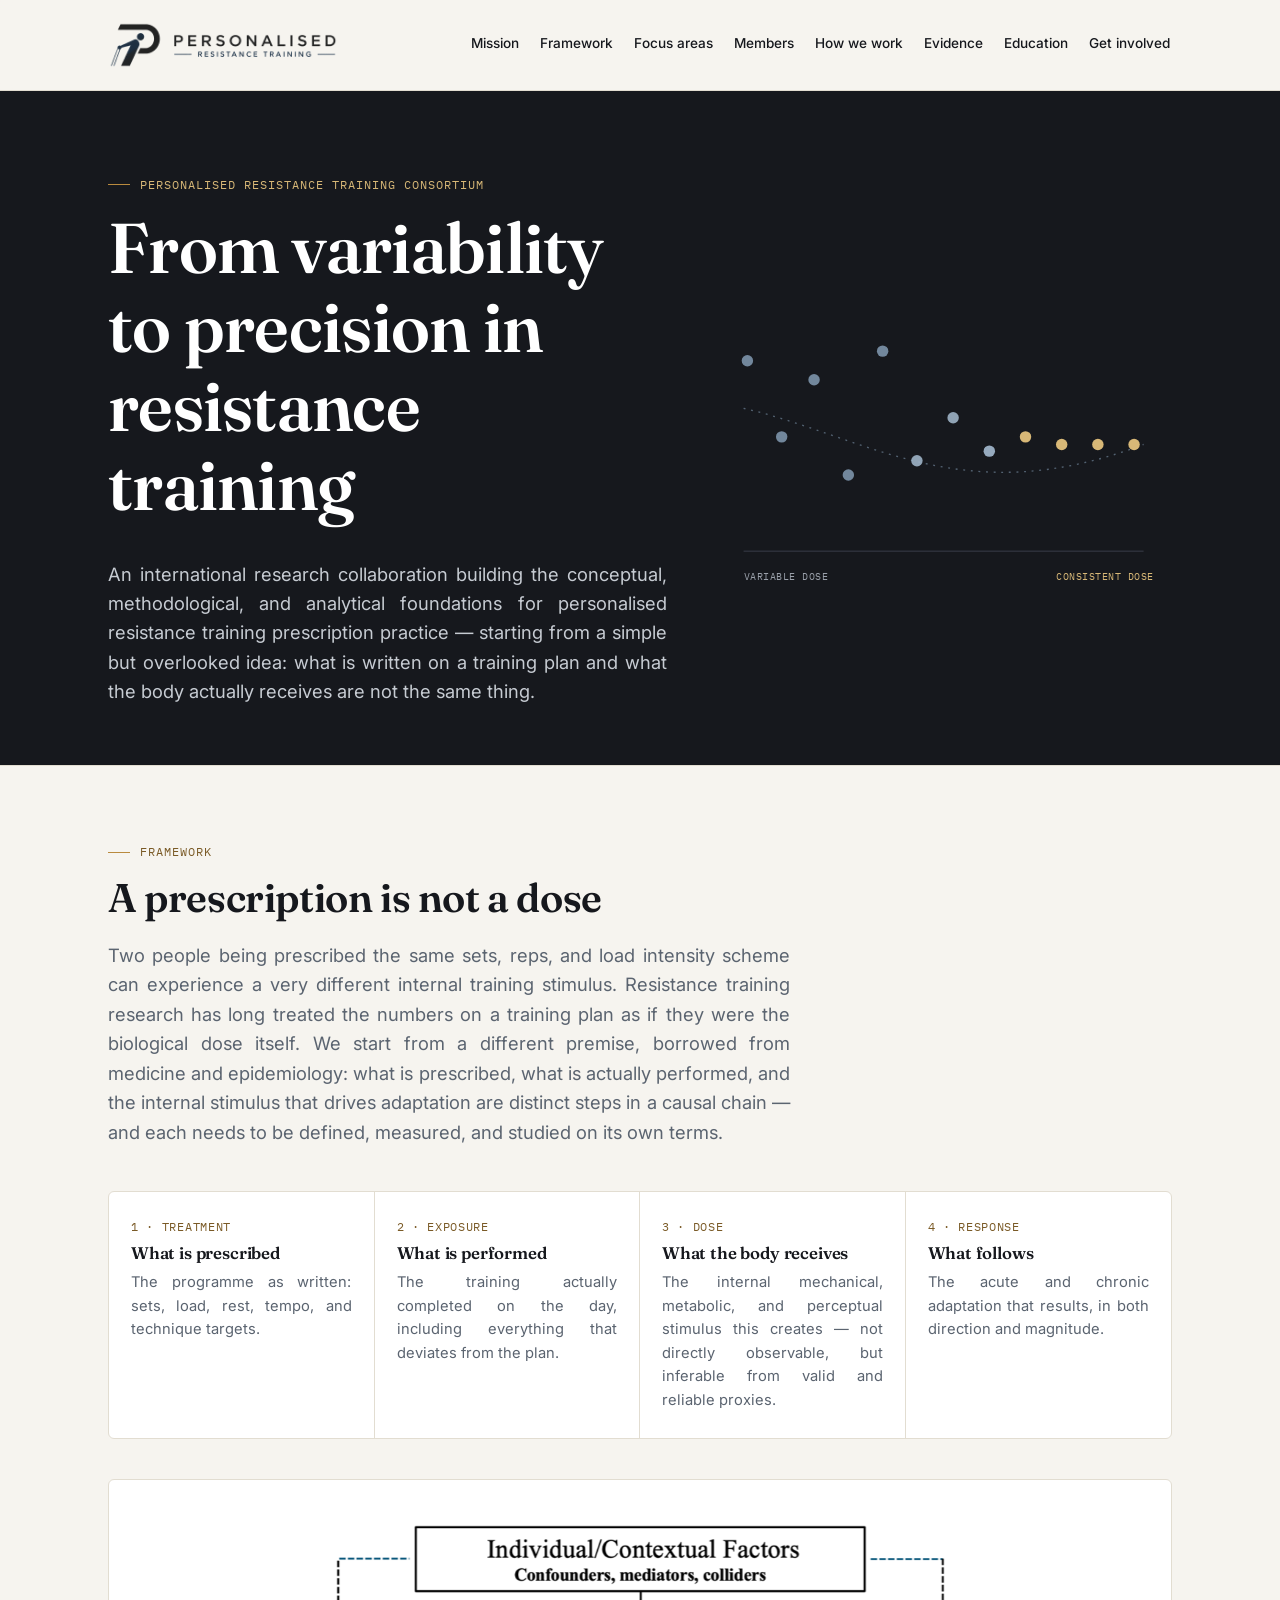
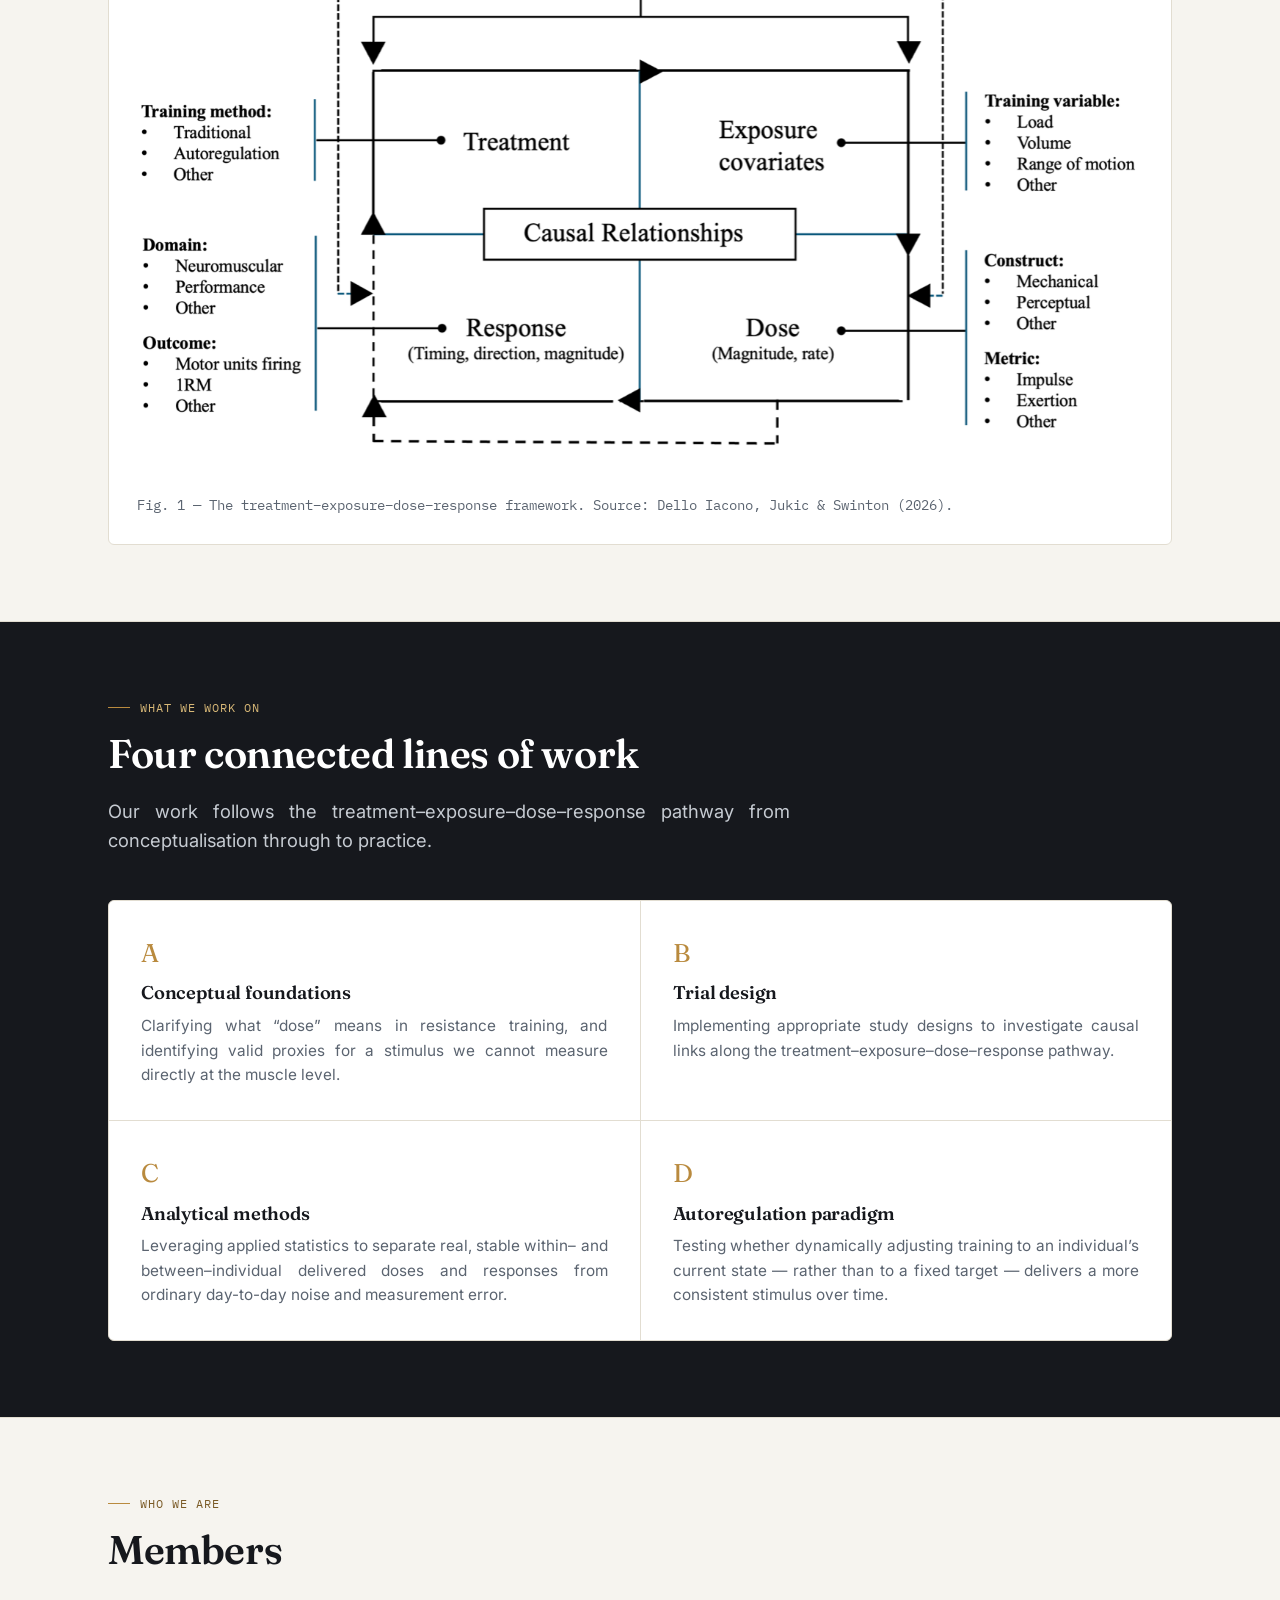
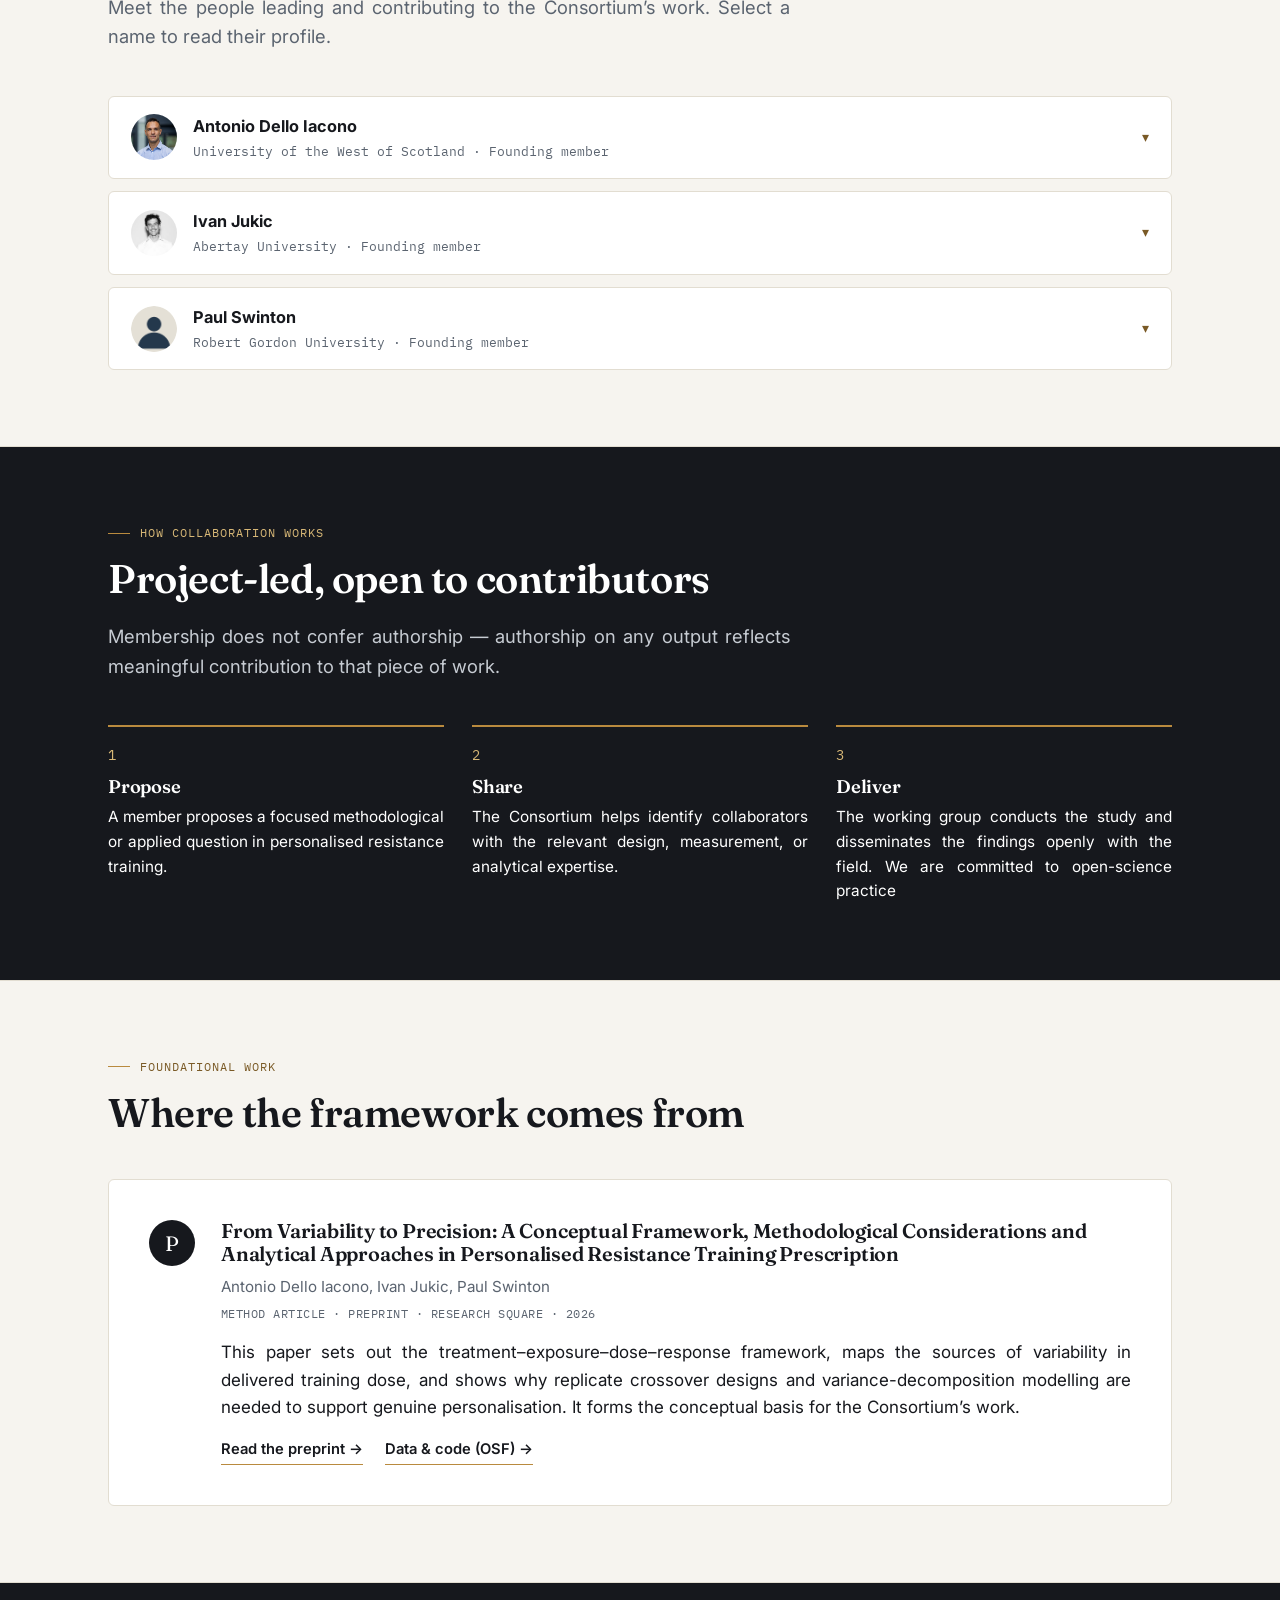
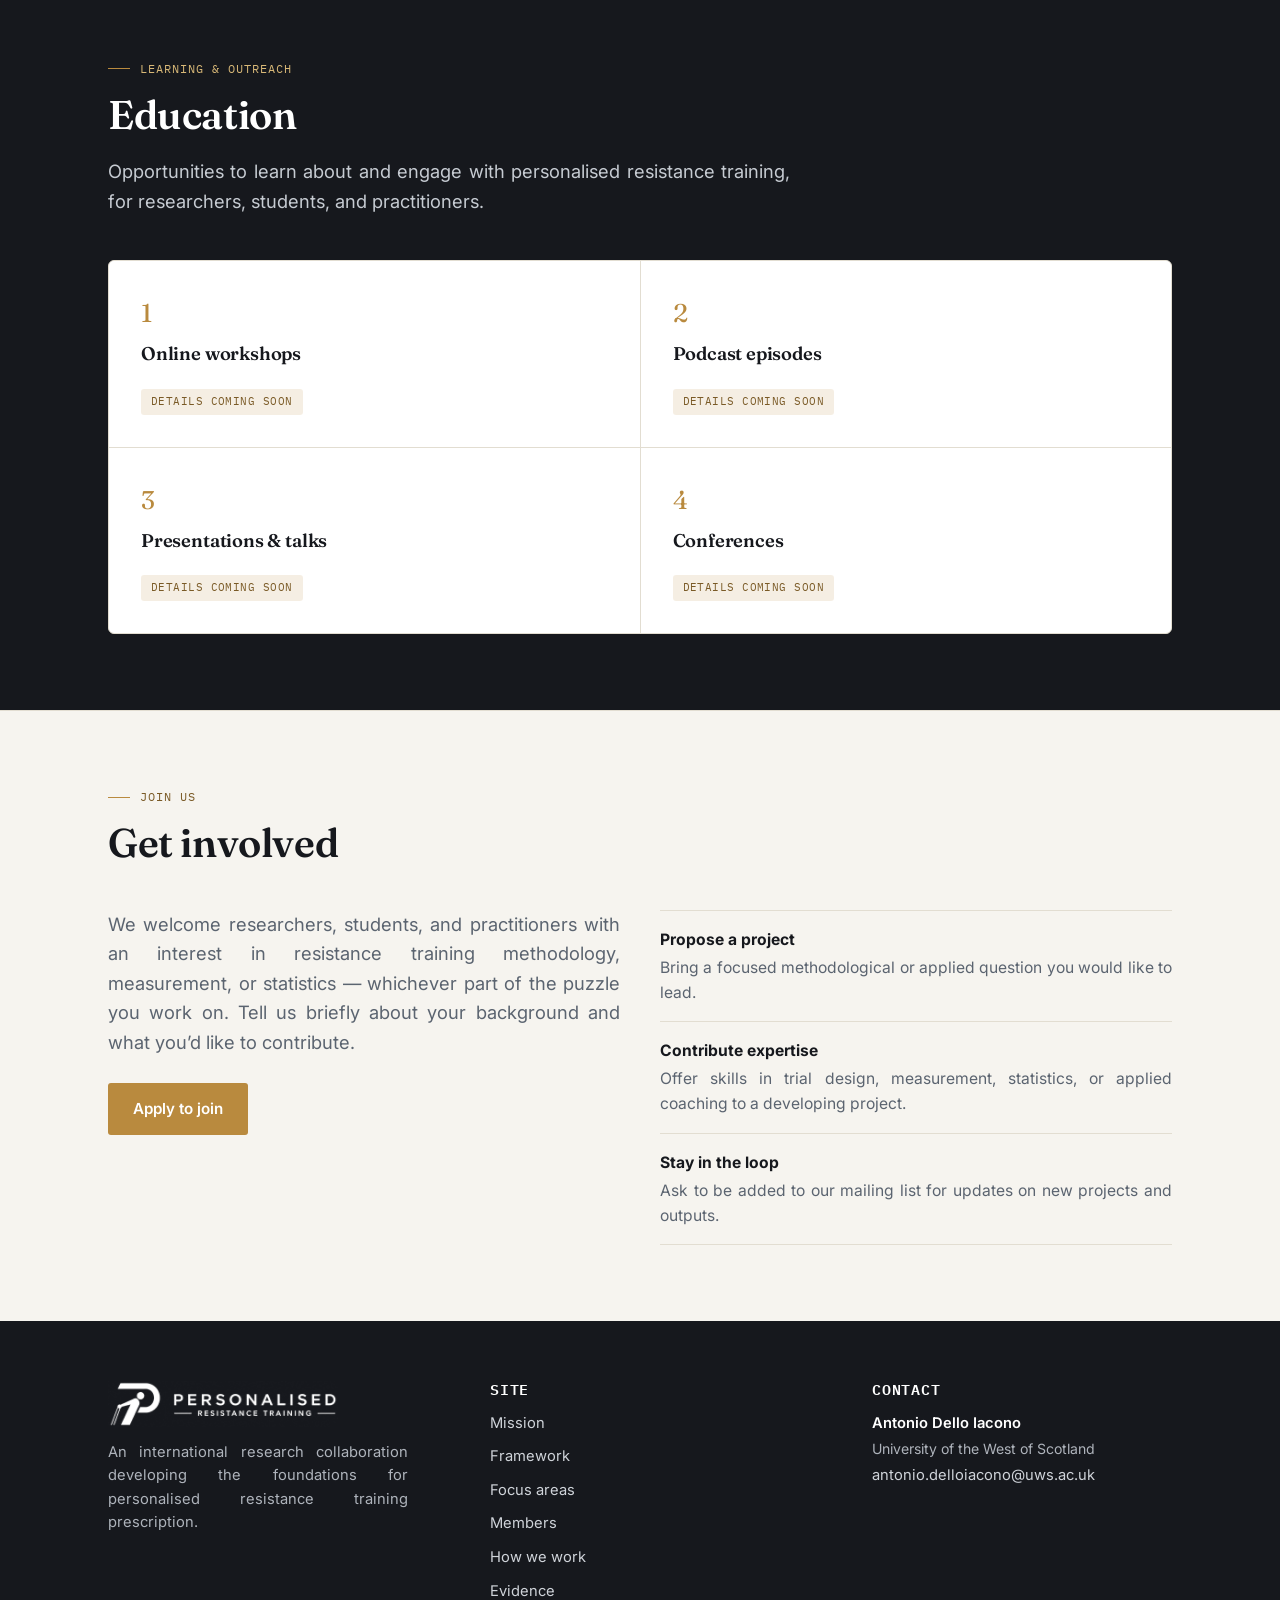
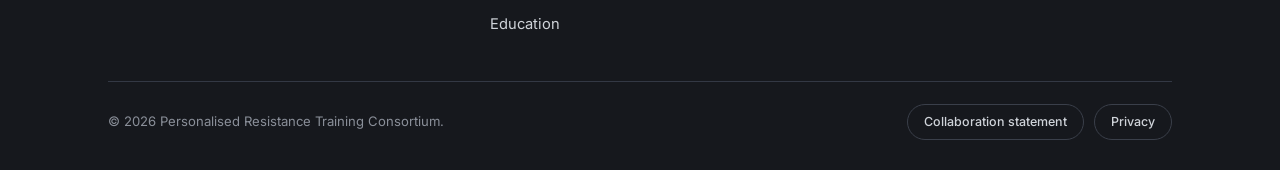
<file: index.html>
<!DOCTYPE html>
<html lang="en">
<head>
<meta charset="UTF-8">
<meta name="viewport" content="width=device-width, initial-scale=1">
<title>Personalised Resistance Training Consortium</title>
<meta name="description" content="An international research collaboration developing the conceptual, methodological, and analytical foundations for personalised resistance training prescription.">

<!-- Social preview card (shown when the link is shared on Slack, Twitter, LinkedIn, etc.) -->
<link rel="canonical" href="https://www.prtconsortium.org/">
<meta property="og:title" content="Personalised Resistance Training Consortium">
<meta property="og:description" content="From variability to precision in resistance training prescription.">
<meta property="og:type" content="website">
<meta property="og:url" content="https://www.prtconsortium.org/">
<meta property="og:image" content="https://www.prtconsortium.org/images/logo.png">

<link rel="icon" type="image/png" href="images/favicon-32.png">
<link rel="apple-touch-icon" href="images/favicon-512.png">

<!-- Fonts: display serif (Fraunces), body sans (Inter), data/label mono (IBM Plex Mono) -->
<link rel="preconnect" href="https://fonts.googleapis.com">
<link rel="preconnect" href="https://fonts.gstatic.com" crossorigin>
<link href="https://fonts.googleapis.com/css2?family=Fraunces:opsz,wght@9..144,500;9..144,600;9..144,700&family=Inter:wght@400;500;600;700&family=IBM+Plex+Mono:wght@500&display=swap" rel="stylesheet">

<link rel="stylesheet" href="style.css">
</head>
<body>

<a class="skip-link" href="#main-content">Skip to main content</a>

<!-- =====================================================================
     HEADER / NAVIGATION
     To rename a menu item, edit the text inside the <a> tags below.
     Each link points to a section id further down this same page (e.g. #framework).
     ===================================================================== -->
<header class="site-header">
  <div class="wrap">
    <a class="brand" href="#top">
      <img src="images/logo.png" alt="Personalised Resistance Training Consortium logo">
    </a>
    <button class="nav-toggle" aria-expanded="false" aria-controls="primary-nav" id="navToggle">Menu</button>
    <nav class="primary-nav" id="primary-nav">
      <ul>
        <li><a href="#top">Mission</a></li>
        <li><a href="#problem">Framework</a></li>
        <li><a href="#framework">Focus areas</a></li>
        <li><a href="#members">Members</a></li>
        <li><a href="#how-we-work">How we work</a></li>
        <li><a href="#resources">Evidence</a></li>
        <li><a href="#education">Education</a></li>
        <li><a href="#involved">Get involved</a></li>
      </ul>
    </nav>
  </div>
</header>

<main id="main-content">

  <!-- ===================================================================
       HERO
       EDIT: headline and subheading below.
       =================================================================== -->
  <section class="hero tag-dark" id="top">
    <div class="wrap">
      <div>
        <p class="eyebrow">Personalised Resistance Training Consortium</p>
        <h1>From variability to precision in resistance training</h1>
        <p class="lede">
          An international research collaboration building the conceptual, methodological,
          and analytical foundations for personalised resistance training
          prescription practice &mdash; starting from a simple but overlooked idea: what is written
          on a training plan and what the body actually receives are not the same thing.
        </p>
      </div>

      <!-- Signature visual: scattered points (variability) resolving into an
           aligned line (precision). Purely decorative — safe to leave as is. -->
      <div class="hero-visual" aria-hidden="true">
        <svg viewBox="0 0 480 320" xmlns="http://www.w3.org/2000/svg">
          <line x1="30" y1="270" x2="450" y2="270" stroke="#3a3f4a" stroke-width="1"/>
          <path d="M30,120 C160,150 260,230 450,158" fill="none" stroke="#7c93ab" stroke-width="1.4" stroke-dasharray="2 6" opacity="0.6"/>
          <circle cx="34" cy="70"  r="6" fill="#7c93ab" opacity="0.9"/>
          <circle cx="70" cy="150" r="6" fill="#7c93ab" opacity="0.9"/>
          <circle cx="104" cy="90" r="6" fill="#7c93ab" opacity="0.9"/>
          <circle cx="140" cy="190" r="6" fill="#7c93ab" opacity="0.9"/>
          <circle cx="176" cy="60" r="6" fill="#7c93ab" opacity="0.9"/>
          <circle cx="212" cy="175" r="6" fill="#9db2c7" opacity="0.9"/>
          <circle cx="250" cy="130" r="6" fill="#9db2c7" opacity="0.9"/>
          <circle cx="288" cy="165" r="6" fill="#9db2c7" opacity="0.95"/>
          <circle cx="326" cy="150" r="6" fill="#d8b877"/>
          <circle cx="364" cy="158" r="6" fill="#d8b877"/>
          <circle cx="402" cy="158" r="6" fill="#d8b877"/>
          <circle cx="440" cy="158" r="6" fill="#d8b877"/>
          <text x="30" y="300" font-family="IBM Plex Mono, monospace" font-size="11" fill="#9aa0aa" letter-spacing="0.05em">VARIABLE DOSE</text>
          <text x="358" y="300" font-family="IBM Plex Mono, monospace" font-size="11" fill="#d8b877" letter-spacing="0.05em">CONSISTENT DOSE</text>
        </svg>
      </div>
    </div>
  </section>

  <!-- ===================================================================
       THE FRAMEWORK
       EDIT: paragraph text, the four pathway definitions, and the figure
       further down (images/framework-figure.png).
       =================================================================== -->
  <section id="problem">
    <div class="wrap">
      <div class="section-head">
        <p class="eyebrow">Framework</p>
        <h2>A prescription is not a dose</h2>
        <p class="lede">
          Two people being prescribed the same sets, reps, and load intensity scheme can experience a very different
          internal training stimulus. Resistance training research has long treated the
          numbers on a training plan as if they were the biological dose itself. We start
          from a different premise, borrowed from medicine and epidemiology: what is
          prescribed, what is actually performed, and the internal stimulus that drives
          adaptation are distinct steps in a causal chain &mdash; and each needs to be
          defined, measured, and studied on its own terms.
        </p>
      </div>

      <div class="pathway">
        <div class="pathway-step">
          <span class="step-label">1 &middot; Treatment</span>
          <h3>What is prescribed</h3>
          <p>The programme as written: sets, load, rest, tempo, and technique targets.</p>
        </div>
        <div class="pathway-step">
          <span class="step-label">2 &middot; Exposure</span>
          <h3>What is performed</h3>
          <p>The training actually completed on the day, including everything that deviates from the plan.</p>
        </div>
        <div class="pathway-step">
          <span class="step-label">3 &middot; Dose</span>
          <h3>What the body receives</h3>
          <p>The internal mechanical, metabolic, and perceptual stimulus this creates &mdash; not directly observable, but inferable from valid and reliable proxies.</p>
        </div>
        <div class="pathway-step">
          <span class="step-label">4 &middot; Response</span>
          <h3>What follows</h3>
          <p>The acute and chronic adaptation that results, in both direction and magnitude.</p>
        </div>
      </div>

      <!-- Framework figure, reproduced from the founding pre-print (Fig. 1).
           EDIT: swap images/framework-figure.png for an updated version if
           the figure is revised, keeping the same filename or updating the
           src below to match. -->
      <figure class="framework-figure">
        <img src="images/framework-figure.png" alt="Treatment-exposure-dose-response relationship framework: treatment shapes exposure, which determines dose, which produces response, all shaped by individual and contextual factors.">
        <figcaption>Fig. 1 &mdash; The treatment&ndash;exposure&ndash;dose&ndash;response framework. Source: Dello Iacono, Jukic &amp; Swinton (2026).</figcaption>
      </figure>
    </div>
  </section>

  <!-- ===================================================================
       FOCUS AREAS
       EDIT: the four card titles/descriptions to reflect your current
       priorities. To add a fifth card, copy one <div class="card">...</div>
       block and paste it before the closing </div> of .card-grid.
       =================================================================== -->
  <section id="framework" class="tag-dark">
    <div class="wrap">
      <div class="section-head">
        <p class="eyebrow">What we work on</p>
        <h2>Four connected lines of work</h2>
        <p class="lede">
          Our work follows the treatment&ndash;exposure&ndash;dose&ndash;response pathway from
          conceptualisation through to practice.
        </p>
      </div>

      <div class="card-grid">
        <div class="card">
          <span class="letter">A</span>
          <h3>Conceptual foundations</h3>
          <p>Clarifying what &ldquo;dose&rdquo; means in resistance training, and identifying
          valid proxies for a stimulus we cannot measure directly at the muscle level.</p>
        </div>
        <div class="card">
          <span class="letter">B</span>
          <h3>Trial design</h3>
          <p>Implementing appropriate study designs to investigate causal links along 
          the treatment&ndash;exposure&ndash;dose&ndash;response pathway.</p>
        </div>
        <div class="card">
          <span class="letter">C</span>
          <h3>Analytical methods</h3>
          <p>Leveraging applied statistics to separate real, stable within&ndash; and between&ndash;individual
          delivered doses and responses from ordinary day-to-day noise and measurement error.</p>
        </div>
        <div class="card">
          <span class="letter">D</span>
          <h3>Autoregulation paradigm</h3>
          <p>Testing whether dynamically adjusting training to an individual&rsquo;s current
          state &mdash; rather than to a fixed target &mdash; delivers a more consistent
          stimulus over time.</p>
        </div>
      </div>
    </div>
  </section>

  <!-- ===================================================================
       MEMBERS  (placeholder)
       EDIT: replace the three sample entries below with your real members.
       Each member is one <details class="member-item">...</details> block —
       copy a whole block, paste it above the closing </div> of
       .member-list, then edit the name, role, bio text, and headshot image
       for your copy. Every entry starts collapsed and expands when clicked
       — that's the "dropdown" behaviour, and it needs no JavaScript, so
       adding or removing members can never break the page.
       To use a real photo instead of the placeholder silhouette, add the
       image file to the images folder and change src="images/avatar-
       placeholder.png" to your filename (a square photo works best).
       =================================================================== -->
  <section id="members">
    <div class="wrap">
      <div class="section-head">
        <p class="eyebrow">Who we are</p>
        <h2>Members</h2>
        <p class="lede">
          Meet the people leading and contributing to the Consortium&rsquo;s work.
          Select a name to read their profile.
        </p>
      </div>

      <div class="member-list">
        <details class="member-item">
          <summary>
            <img class="member-thumb" src="images/antoniodelloiacono_profile.png" alt="">
            <span class="member-heading">
              <span class="member-name">Antonio Dello Iacono</span>
              <span class="member-role">University of the West of Scotland &middot; Founding member</span>
            </span>
            <span class="chev" aria-hidden="true">&#9662;</span>
          </summary>
          <div class="member-bio">
            <img class="member-photo" src="images/antoniodelloiacono_profile.png" alt="Antonio Dello Iacono headshot placeholder">
            <p>Antonio Dello Iacono is a Reader in Strength and Conditioning in the Division of Sport, Exercise and Health at the University of the West of Scotland, with around 20 years of combined experience spanning elite-sport practice and academic research. 
                 His work centres on personalising exercise prescription — moving away from rigid, one-size-fits-all programming toward approaches tailored to the individual — with particular expertise in autoregulation paradigms, and the application of technology to resistance training. 
                 As a founding member of the Consortium, he leads its work on developing the conceptual and methodological foundations for personalised resistance training.</p>
          </div>
        </details>

        <details class="member-item">
          <summary>
            <img class="member-thumb" src="images/ivanjukic_profile.png" alt="">
            <span class="member-heading">
              <span class="member-name">Ivan Jukic</span>
              <span class="member-role">Abertay University &middot; Founding member</span>
            </span>
            <span class="chev" aria-hidden="true">&#9662;</span>
          </summary>
          <div class="member-bio">
            <img class="member-photo" src="images/ivanjukic_profile.png" alt="Ivan Jukic headshot placeholder">
            <p></p>
          </div>
        </details>

        <details class="member-item">
          <summary>
            <img class="member-thumb" src="images/avatar-placeholder.png" alt="">
            <span class="member-heading">
              <span class="member-name">Paul Swinton</span>
              <span class="member-role">Robert Gordon University &middot; Founding member</span>
            </span>
            <span class="chev" aria-hidden="true">&#9662;</span>
          </summary>
          <div class="member-bio">
            <img class="member-photo" src="images/avatar-placeholder.png" alt="Paul Swinton headshot placeholder">
            <p></p>
          </div>
        </details>

      </div>
    </div>
  </section>

  <!-- ===================================================================
       HOW WE WORK
       EDIT: the three step descriptions.
       =================================================================== -->
  <section id="how-we-work" class="tag-dark">
    <div class="wrap">
      <div class="section-head">
        <p class="eyebrow">How collaboration works</p>
        <h2>Project-led, open to contributors</h2>
        <p class="lede">Membership does not confer authorship &mdash; authorship on any output reflects meaningful contribution to that piece of work.</p>
      </div>

      <div class="steps">
        <div class="step">
          <span class="num">1</span>
          <h3>Propose</h3>
          <p>A member proposes a focused methodological or applied question in personalised resistance training.</p>
        </div>
        <div class="step">
          <span class="num">2</span>
          <h3>Share</h3>
          <p>The Consortium helps identify collaborators with the relevant design, measurement, or analytical expertise.</p>
        </div>
        <div class="step">
          <span class="num">3</span>
          <h3>Deliver</h3>
          <p>The working group conducts the study and disseminates the findings openly with the field. We are committed to open-science practice</p>
        </div>
      </div>
    </div>
  </section>

  <!-- ===================================================================
       EVIDENCE / FOUNDING PAPER
       EDIT: this links to the pre-print that set out the Consortium's
       framework. If it is later published in a journal, just update the
       "meta" line and the two links below.
       =================================================================== -->
  <section id="resources">
    <div class="wrap">
      <div class="section-head">
        <p class="eyebrow">Foundational work</p>
        <h2>Where the framework comes from</h2>
      </div>

      <div class="paper-card">
        <div class="mark" aria-hidden="true">P</div>
        <div>
          <h3>From Variability to Precision: A Conceptual Framework, Methodological Considerations and Analytical Approaches in Personalised Resistance Training Prescription</h3>
          <p class="authors">Antonio Dello Iacono, Ivan Jukic, Paul Swinton</p>
          <p class="meta">Method article &middot; Preprint &middot; Research Square &middot; 2026</p>
          <p>This paper sets out the treatment&ndash;exposure&ndash;dose&ndash;response
          framework, maps the sources of variability in delivered training dose, and shows
          why replicate crossover designs and variance-decomposition modelling are needed
          to support genuine personalisation. It forms the conceptual basis for the
          Consortium&rsquo;s work.</p>
          <div class="paper-links">
            <a href="https://doi.org/10.21203/rs.3.rs-9970394/v1" target="_blank" rel="noopener">Read the preprint &rarr;</a>
            <a href="https://osf.io/xuefq/overview" target="_blank" rel="noopener">Data &amp; code (OSF) &rarr;</a>
          </div>
        </div>
      </div>
    </div>
  </section>

  

  <!-- ===================================================================
       EDUCATION  (placeholder)
       EDIT: each card below is one type of educational activity. Fill in
       the description and, once you have a real event/episode/talk to
       link to, change the placeholder span into a link, e.g.
       <a href="https://...">Register &rarr;</a>. To add a new category,
       copy a whole <div class="card">...</div> block.
       =================================================================== -->
  <section id="education" class="tag-dark">
    <div class="wrap">
      <div class="section-head">
        <p class="eyebrow">Learning &amp; outreach</p>
        <h2>Education</h2>
        <p class="lede">
          Opportunities to learn about and engage with personalised resistance training,
          for researchers, students, and practitioners.
        </p>
      </div>

      <div class="card-grid">
        <div class="card">
          <span class="letter">1</span>
          <h3>Online workshops</h3>
          <p></p>
          <span class="placeholder-tag">Details coming soon</span>
        </div>
        <div class="card">
          <span class="letter">2</span>
          <h3>Podcast episodes</h3>
          <p></p>
          <span class="placeholder-tag">Details coming soon</span>
        </div>
        <div class="card">
          <span class="letter">3</span>
          <h3>Presentations &amp; talks</h3>
          <p></p>
          <span class="placeholder-tag">Details coming soon</span>
        </div>
        <div class="card">
          <span class="letter">4</span>
          <h3>Conferences</h3>
          <p></p>
          <span class="placeholder-tag">Details coming soon</span>
        </div>
      </div>
    </div>
  </section>

  <!-- ===================================================================
       GET INVOLVED / CONTACT
       EDIT: replace the email address in TWO places below (the button
       and the mailto link further down) with your real contact address.
       =================================================================== -->
  <section id="involved">
    <div class="wrap">
      <div class="section-head">
        <p class="eyebrow">Join us</p>
        <h2>Get involved</h2>
      </div>

      <div class="involved-grid">
        <div>
          <p class="lede" style="margin-bottom:26px;">
            We welcome researchers, students, and practitioners with an interest in
            resistance training methodology, measurement, or statistics &mdash; whichever
            part of the puzzle you work on. Tell us briefly about your background and what
            you&rsquo;d like to contribute.
          </p>
          <a class="btn btn-gold" href="apply.html">
            Apply to join
          </a>
        </div>

        <ul class="involved-list">
          <li><strong>Propose a project</strong>Bring a focused methodological or applied question you would like to lead.</li>
          <li><strong>Contribute expertise</strong>Offer skills in trial design, measurement, statistics, or applied coaching to a developing project.</li>
          <li><strong>Stay in the loop</strong>Ask to be added to our mailing list for updates on new projects and outputs.</li>
        </ul>
      </div>
    </div>
  </section>

</main>

<!-- =====================================================================
     FOOTER
     EDIT: contact email, affiliations, and the year if needed.
     ===================================================================== -->
<footer class="site-footer">
  <div class="wrap">
    <div class="foot-top">
      <div class="foot-col">
        <img src="images/logo-white.png" alt="Personalised Resistance Training Consortium">
        <p>An international research collaboration developing the foundations for
        personalised resistance training prescription.</p>
      </div>
      <div class="foot-col">
        <h3>Site</h3>
        <ul>
          <li><a href="#top">Mission</a></li>
          <li><a href="#problem">Framework</a></li>
          <li><a href="#framework">Focus areas</a></li>
          <li><a href="#members">Members</a></li>
          <li><a href="#how-we-work">How we work</a></li>
          <li><a href="#resources">Evidence</a></li>
          <li><a href="#education">Education</a></li>
        </ul>
      </div>
      <div class="foot-col">
        <h3>Contact</h3>
        <ul>
          <li class="contact-person">
            <span class="name">Antonio Dello Iacono</span>
            <span class="affil">University of the West of Scotland</span>
            <a href="mailto:antonio.delloiacono@uws.ac.uk">antonio.delloiacono@uws.ac.uk</a>
          </li>
        </ul>
      </div>
    </div>
    <div class="foot-bottom">
      <span>&copy; 2026 Personalised Resistance Training Consortium.</span>
      <!-- EDIT: this links to privacy.html, a standalone page not listed in the
           main navigation. Add your privacy policy text there when ready. -->
      <span class="foot-legal-links">
        <a class="privacy-link" href="downloads/Statement-of-Collaboration.pdf" target="_blank" rel="noopener">Collaboration statement</a>
        <a class="privacy-link" href="privacy.html">Privacy</a>
      </span>
    </div>
  </div>
</footer>

<script>
  // Minimal mobile menu toggle — no dependencies, nothing to maintain.
  var toggle = document.getElementById('navToggle');
  var nav = document.getElementById('primary-nav');
  toggle.addEventListener('click', function(){
    var open = nav.classList.toggle('open');
    toggle.setAttribute('aria-expanded', open ? 'true' : 'false');
  });
  // Close the mobile menu after a link is tapped.
  nav.querySelectorAll('a').forEach(function(link){
    link.addEventListener('click', function(){
      nav.classList.remove('open');
      toggle.setAttribute('aria-expanded', 'false');
    });
  });
</script>

</body>
</html>
</file>
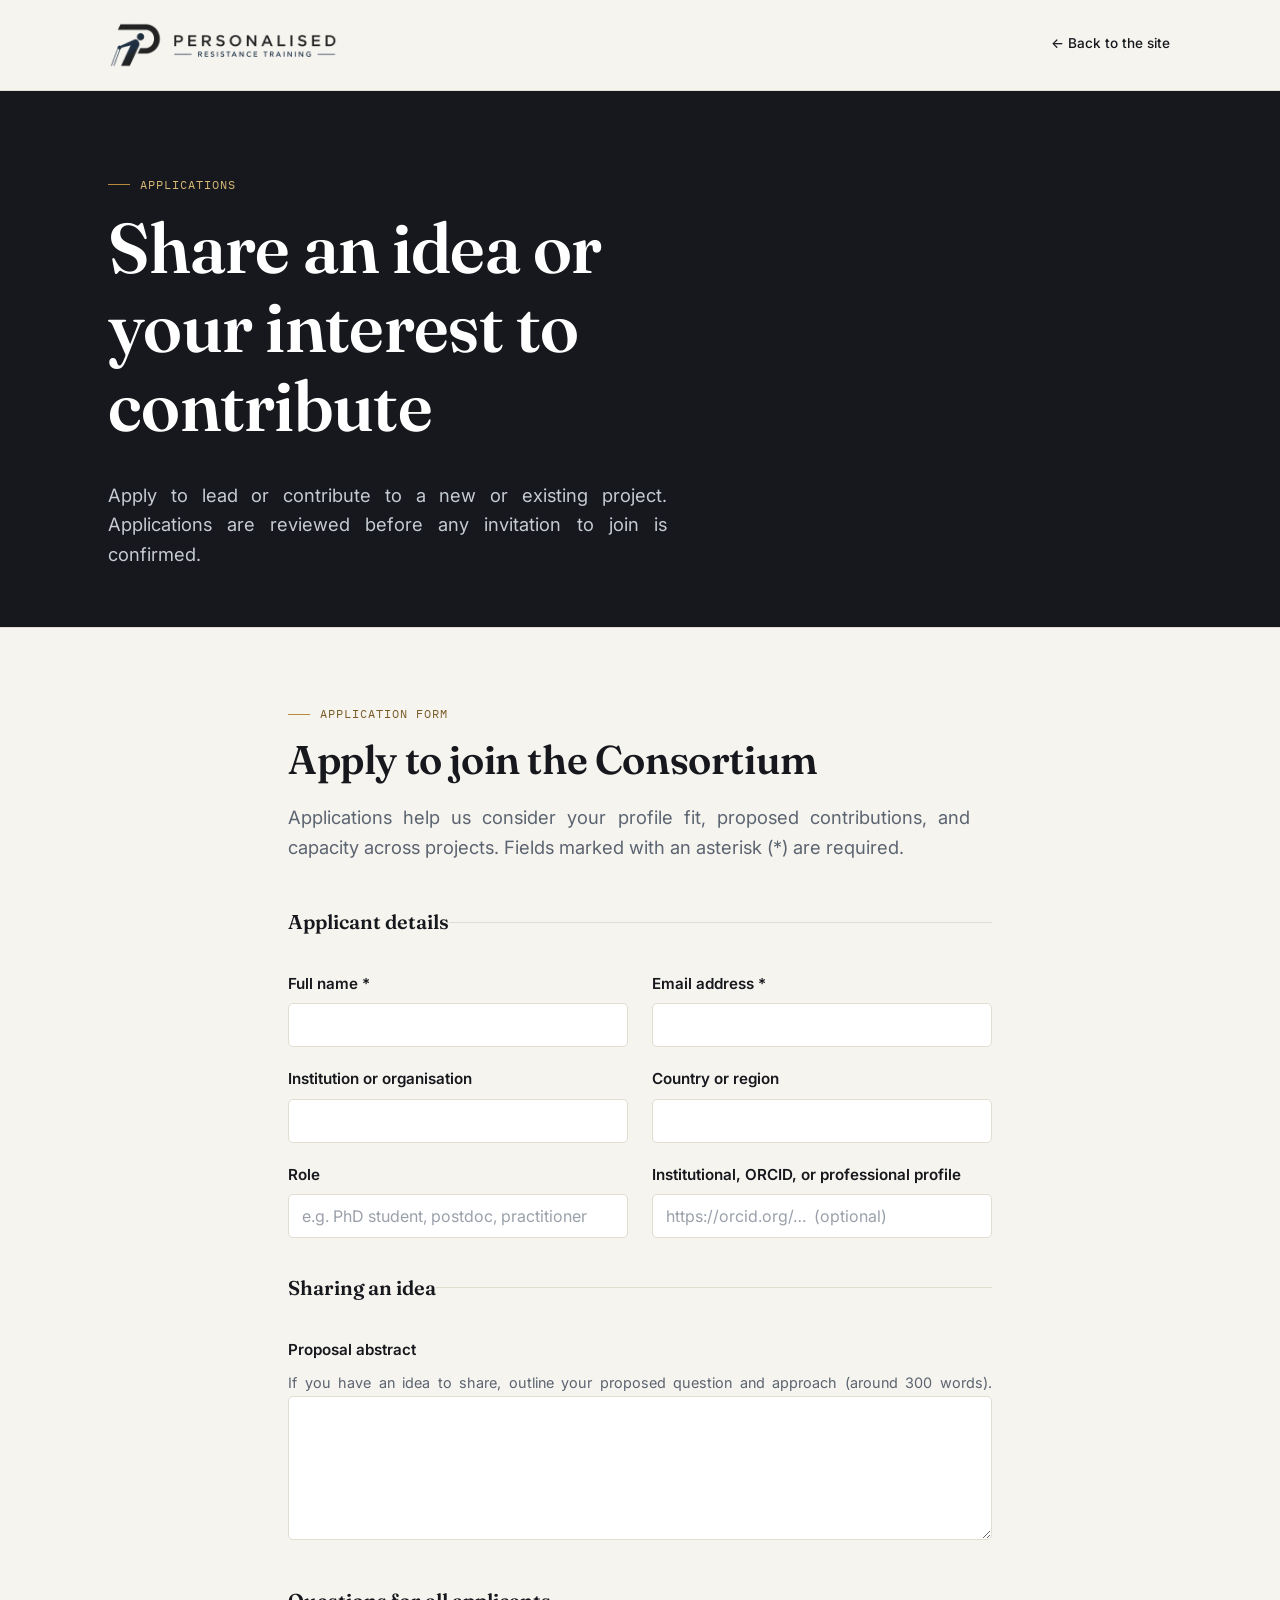
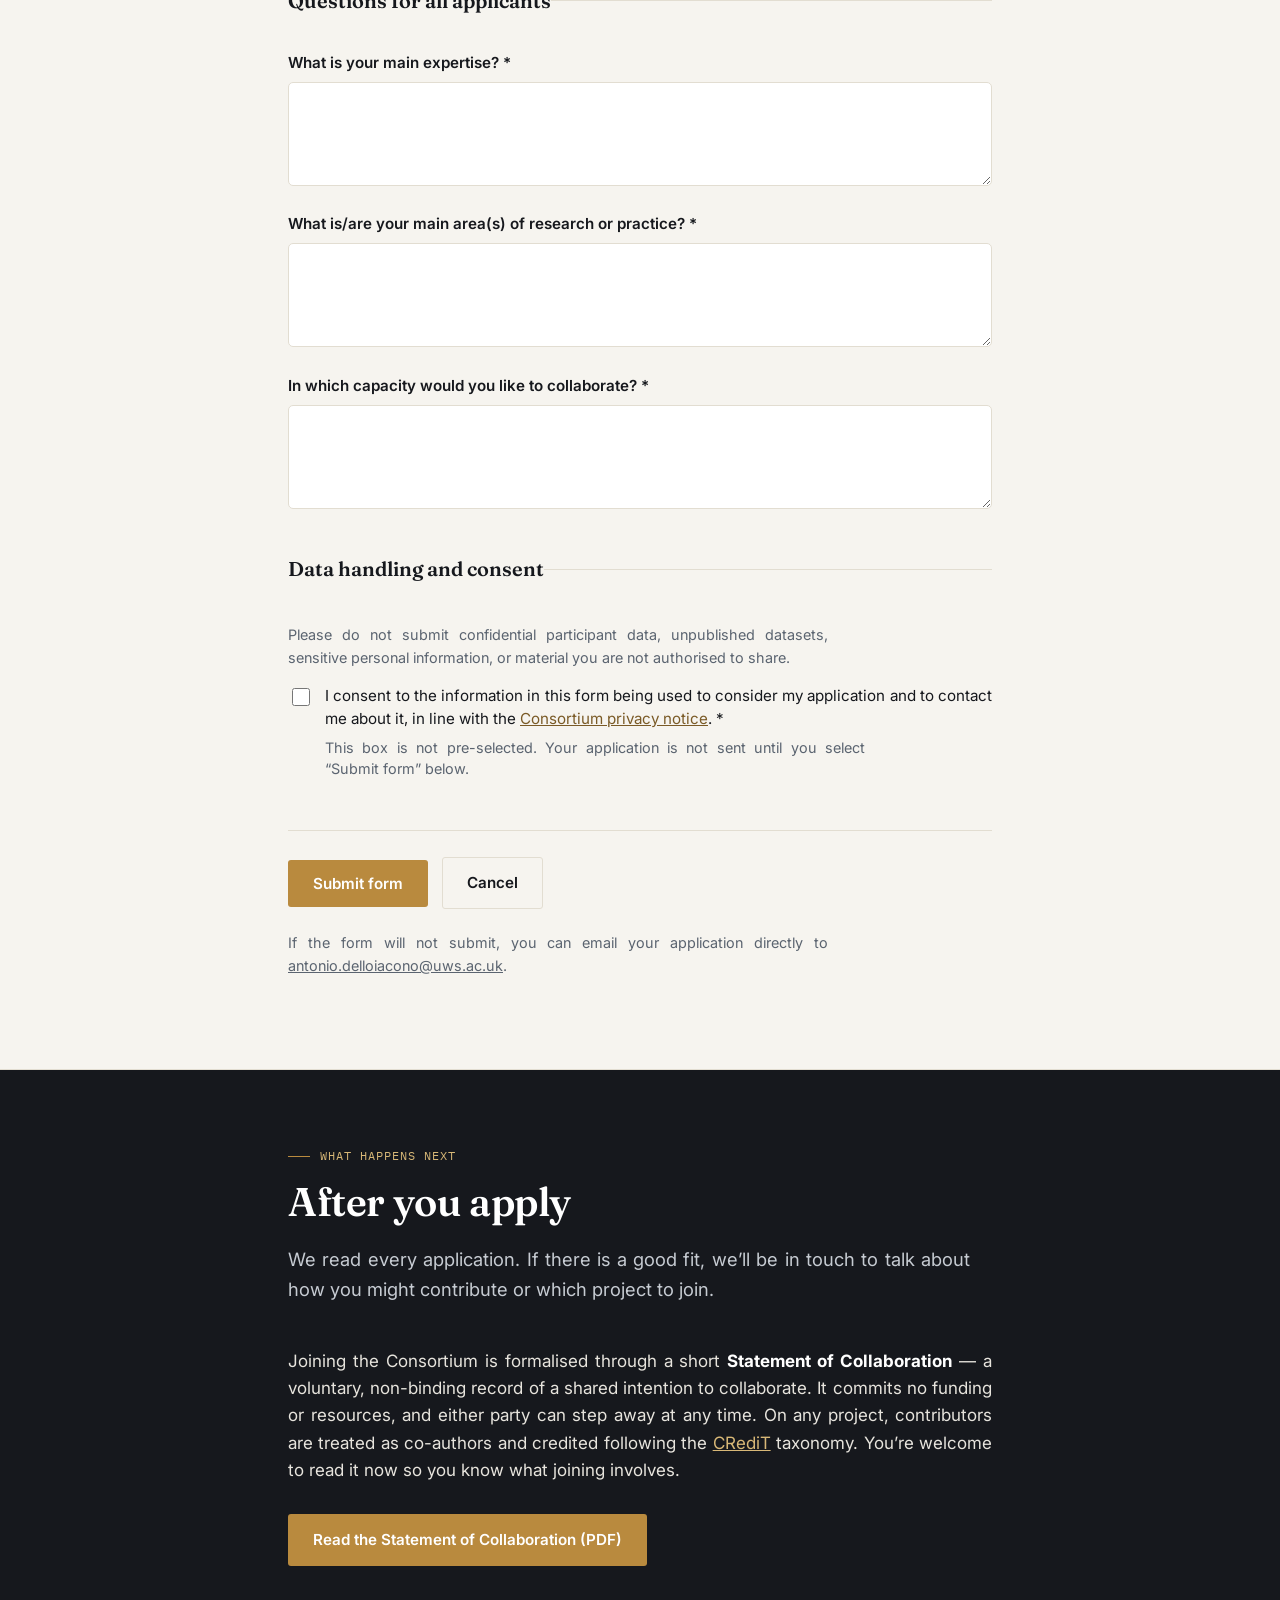
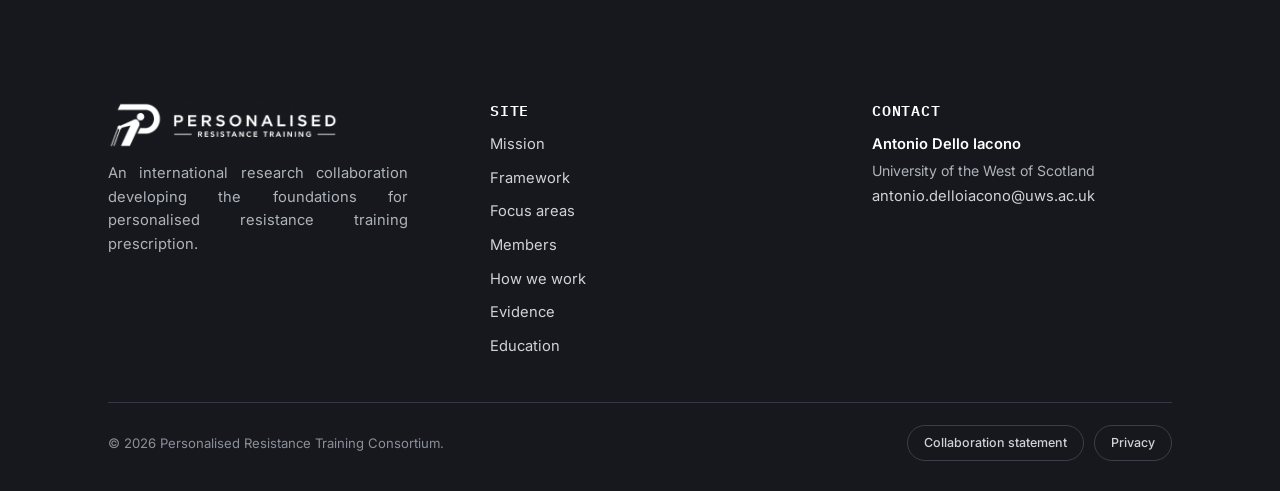
<file: apply.html>
<!DOCTYPE html>
<html lang="en">
<head>
<meta charset="UTF-8">
<meta name="viewport" content="width=device-width, initial-scale=1">
<title>Apply to join — Personalised Resistance Training Consortium</title>
<meta name="description" content="Apply to lead or contribute to a project with the Personalised Resistance Training Consortium.">

<link rel="canonical" href="https://www.prtconsortium.org/apply.html">

<link rel="icon" type="image/png" href="images/favicon-32.png">
<link rel="apple-touch-icon" href="images/favicon-512.png">

<link rel="preconnect" href="https://fonts.googleapis.com">
<link rel="preconnect" href="https://fonts.gstatic.com" crossorigin>
<link href="https://fonts.googleapis.com/css2?family=Fraunces:opsz,wght@9..144,500;9..144,600;9..144,700&family=Inter:wght@400;500;600;700&family=IBM+Plex+Mono:wght@500&display=swap" rel="stylesheet">

<link rel="stylesheet" href="style.css">
</head>
<body>

<a class="skip-link" href="#main-content">Skip to main content</a>

<!-- =====================================================================
     HEADER
     Simplified header (logo links home). The main navigation lives on the
     homepage; this is a standalone application page reached from the
     "Apply to join" button in the Get involved section.
     ===================================================================== -->
<header class="site-header">
  <div class="wrap">
    <a class="brand" href="index.html">
      <img src="images/logo.png" alt="Personalised Resistance Training Consortium logo">
    </a>
    <nav class="primary-nav" id="primary-nav">
      <ul>
        <li><a href="index.html#involved">&larr; Back to the site</a></li>
      </ul>
    </nav>
  </div>
</header>

<main id="main-content">

  <!-- ===================================================================
       INTRO
       =================================================================== -->
  <section class="hero tag-dark" id="top">
    <div class="wrap">
      <div>
        <p class="eyebrow">Applications</p>
        <h1>Share an idea or your interest to contribute</h1>
        <p class="lede">
          Apply to lead or contribute to a new or existing project.
          Applications are reviewed before any invitation to join is confirmed.
        </p>
      </div>
    </div>
  </section>

  <!-- ===================================================================
       APPLICATION FORM
       =====================================================================
       HOW SUBMISSIONS REACH YOU — READ THIS ONCE, THEN YOU'RE DONE:

       This form sends every submission to your email inbox via Formspree,
       a free service that handles form submissions for static websites
       (GitHub Pages cannot process forms on its own). One-time setup:

         1. Go to https://formspree.io and create a free account using
            antonio.delloiacono@uws.ac.uk
         2. Create a new form; it will give you a form endpoint that looks
            like:  https://formspree.io/f/abcdwxyz
         3. In the <form> tag just below, replace YOUR_FORM_ID with the code
            after /f/ (e.g. action="https://formspree.io/f/abcdwxyz").
         4. Submit the form once yourself to confirm; Formspree emails you a
            one-time confirmation link the first time. Done.

       Free tier = 50 submissions/month, emailed to you. If you ever outgrow
       that, the same form works with paid tiers or alternatives (see the
       notes file included with this site).
       =================================================================== -->
  <section id="application">
    <div class="wrap legal-wrap">
      <div class="section-head">
        <p class="eyebrow">Application form</p>
        <h2>Apply to join the Consortium</h2>
        <p class="lede">
          Applications help us consider your profile fit, proposed contributions,
          and capacity across projects. 
          Fields marked with an asterisk (*) are required.
        </p>
      </div>

      <!-- Replace YOUR_FORM_ID (see instructions above). Until you do, the
           form will not send anywhere — the email fallback below still works. -->
      <form class="apply-form"
            action="https://formspree.io/f/xkjwyqep"
            method="POST">

        <!-- Lets you label the email subject line Formspree sends you -->
        <input type="hidden" name="_subject" value="New PRT Consortium application">

        <!-- Honeypot: hidden field that real people never fill in but bots do.
             Formspree silently discards any submission where this is filled. -->
        <input type="text" name="_gotcha" tabindex="-1" autocomplete="off" aria-hidden="true" class="hp-field">

        <!-- ---- Applicant details ---- -->
        <fieldset class="form-block">
          <legend>Applicant details</legend>

          <div class="field-grid">
            <p class="field">
              <label for="name">Full name *</label>
              <input type="text" id="name" name="name" required autocomplete="name">
            </p>
            <p class="field">
              <label for="email">Email address *</label>
              <input type="email" id="email" name="email" required autocomplete="email">
            </p>
            <p class="field">
              <label for="institution">Institution or organisation</label>
              <input type="text" id="institution" name="institution" autocomplete="organization">
            </p>
            <p class="field">
              <label for="country">Country or region</label>
              <input type="text" id="country" name="country" autocomplete="country-name">
            </p>
            <p class="field">
              <label for="career">Role</label>
              <input type="text" id="career" name="career_stage" list="career-list" placeholder="e.g. PhD student, postdoc, practitioner">
              <datalist id="career-list">
                <option value="Undergraduate student"></option>
                <option value="Master's student"></option>
                <option value="PhD student"></option>
                <option value="Postdoctoral researcher"></option>
                <option value="Early-career academic"></option>
                <option value="Established academic"></option>
                <option value="Practitioner / coach"></option>
                <option value="Industry / applied"></option>
              </datalist>
            </p>
            <p class="field">
              <label for="profile">Institutional, ORCID, or professional profile</label>
              <input type="url" id="profile" name="profile" placeholder="https://orcid.org/…  (optional)">
            </p>
          </div>
        </fieldset>

        <!-- ---- Proposal (leaders) ---- -->
        <fieldset class="form-block">
          <legend>Sharing an idea</legend>
          <p class="field">
            <label for="proposal">Proposal abstract</label>
            <span class="field-help">If you have an idea to share, outline your proposed question and approach (around 300 words). </span>
            <textarea id="proposal" name="proposal_abstract" rows="6"></textarea>
          </p>
        </fieldset>

        <!-- ---- Questions for all ---- -->
        <fieldset class="form-block">
          <legend>Questions for all applicants</legend>

          <p class="field">
            <label for="expertise">What is your main expertise? *</label>
            <textarea id="expertise" name="profile_expertise" rows="4" required></textarea>
          </p>
          <p class="field">
            <label for="practice">What is/are your main area(s) of research or practice? *</label>
            <textarea id="practice" name="area_practice" rows="4" required></textarea>
          </p>
          <p class="field">
            <label for="capacity">In which capacity would you like to collaborate? *</label>
            <textarea id="capacity" name="intended_capacity" rows="4" required></textarea>
          </p>
        </fieldset>

        <!-- ---- Consent ---- -->
        <fieldset class="form-block">
          <legend>Data handling and consent</legend>
          <p class="field-help">
            Please do not submit confidential participant data, unpublished datasets,
            sensitive personal information, or material you are not authorised to share.
          </p>

          <label class="consent-row">
            <input type="checkbox" name="consent" value="Consent given" required>
            <span>
              I consent to the information in this form being used to consider my
              application and to contact me about it, in line with the
              <a href="privacy.html" target="_blank" rel="noopener">Consortium privacy notice</a>. *
              <span class="field-help" style="display:block;margin-top:6px;">This box is not pre-selected. Your application is not sent until you select &ldquo;Submit form&rdquo; below.</span>
            </span>
          </label>
        </fieldset>

        <div class="form-actions">
          <button type="submit" class="btn btn-gold">Submit form</button>
          <a class="btn btn-ghost" href="index.html#involved">Cancel</a>
        </div>

        <p class="field-help" style="margin-top:22px;">
          If the form will not submit, you can email your application directly to
          <a href="mailto:antonio.delloiacono@uws.ac.uk?subject=PRT%20Consortium%20application">antonio.delloiacono@uws.ac.uk</a>.
        </p>
      </form>
    </div>
  </section>

  <!-- ===================================================================
       WHAT HAPPENS NEXT
       Surfaces the (non-binding) Statement of Collaboration at the point
       it becomes relevant — to someone who has just applied. The PDF lives
       in the downloads/ folder. To update the document, replace that file.
       =================================================================== -->
  <section id="next" class="tag-dark">
    <div class="wrap legal-wrap">
      <div class="section-head">
        <p class="eyebrow">What happens next</p>
        <h2>After you apply</h2>
        <p class="lede">
          We read every application. If there is a good fit, we&rsquo;ll be in touch to
          talk about how you might contribute or which project to join.
        </p>
      </div>

      <p>
        Joining the Consortium is formalised through a short
        <strong>Statement of Collaboration</strong> &mdash; a voluntary, non-binding
        record of a shared intention to collaborate. It commits no funding or resources,
        and either party can step away at any time. On any project, contributors are
        treated as co-authors and credited following the
        <a href="https://credit.niso.org/" target="_blank" rel="noopener">CRediT</a>
        taxonomy. You&rsquo;re welcome to read it now so you know what joining involves.
      </p>

      <div class="cta-row">
        <a class="btn btn-gold" href="downloads/Statement-of-Collaboration.pdf" target="_blank" rel="noopener">
          Read the Statement of Collaboration (PDF)
        </a>
      </div>
    </div>
  </section>

</main>

<!-- =====================================================================
     FOOTER (matches the main site)
     ===================================================================== -->
<footer class="site-footer">
  <div class="wrap">
    <div class="foot-top">
      <div class="foot-col">
        <img src="images/logo-white.png" alt="Personalised Resistance Training Consortium">
        <p>An international research collaboration developing the foundations for
        personalised resistance training prescription.</p>
      </div>
      <div class="foot-col">
        <h3>Site</h3>
        <ul>
          <li><a href="index.html#top">Mission</a></li>
          <li><a href="index.html#problem">Framework</a></li>
          <li><a href="index.html#framework">Focus areas</a></li>
          <li><a href="index.html#members">Members</a></li>
          <li><a href="index.html#how-we-work">How we work</a></li>
          <li><a href="index.html#resources">Evidence</a></li>
          <li><a href="index.html#education">Education</a></li>
        </ul>
      </div>
      <div class="foot-col">
        <h3>Contact</h3>
        <ul>
          <li class="contact-person">
            <span class="name">Antonio Dello Iacono</span>
            <span class="affil">University of the West of Scotland</span>
            <a href="mailto:antonio.delloiacono@uws.ac.uk">antonio.delloiacono@uws.ac.uk</a>
          </li>
        </ul>
      </div>
    </div>
    <div class="foot-bottom">
      <span>&copy; 2026 Personalised Resistance Training Consortium.</span>
      <span class="foot-legal-links">
        <a class="privacy-link" href="downloads/Statement-of-Collaboration.pdf" target="_blank" rel="noopener">Collaboration statement</a>
        <a class="privacy-link" href="privacy.html">Privacy</a>
      </span>
    </div>
  </div>
</footer>

</body>
</html>
</file>
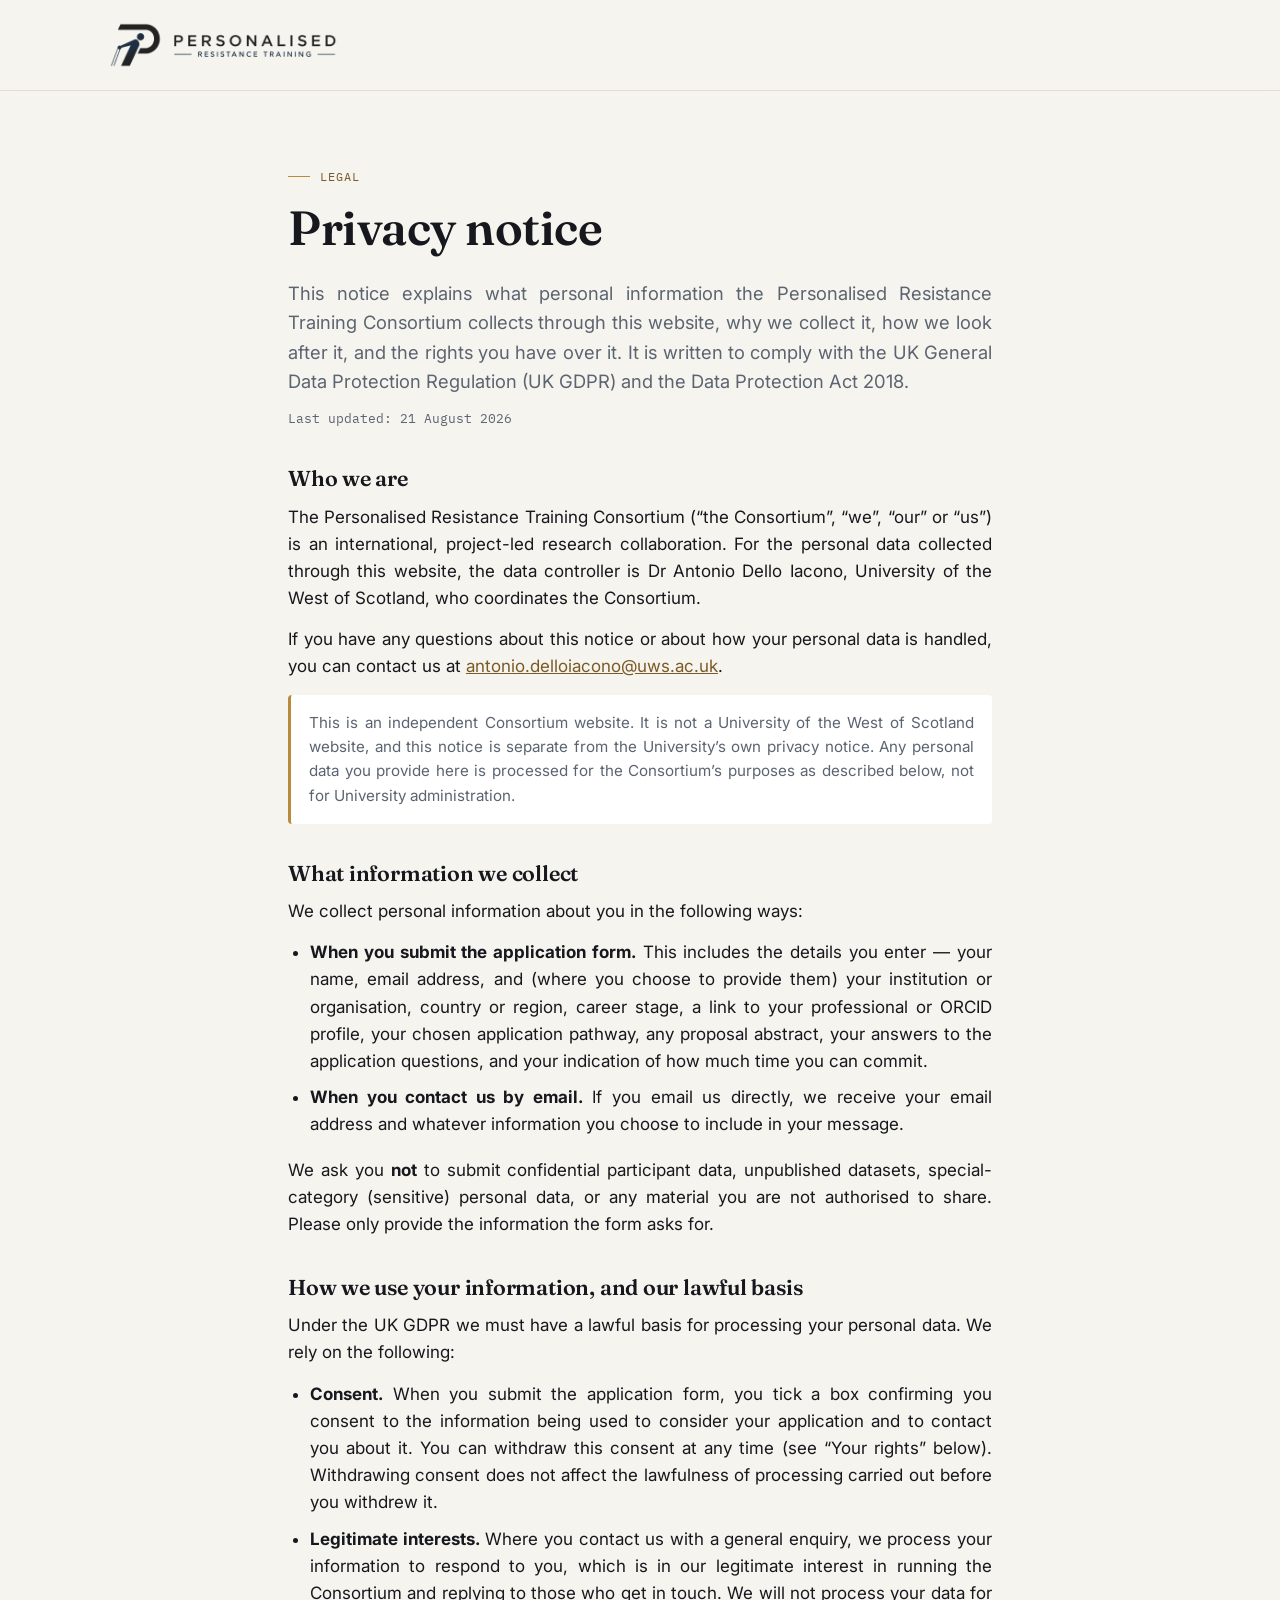
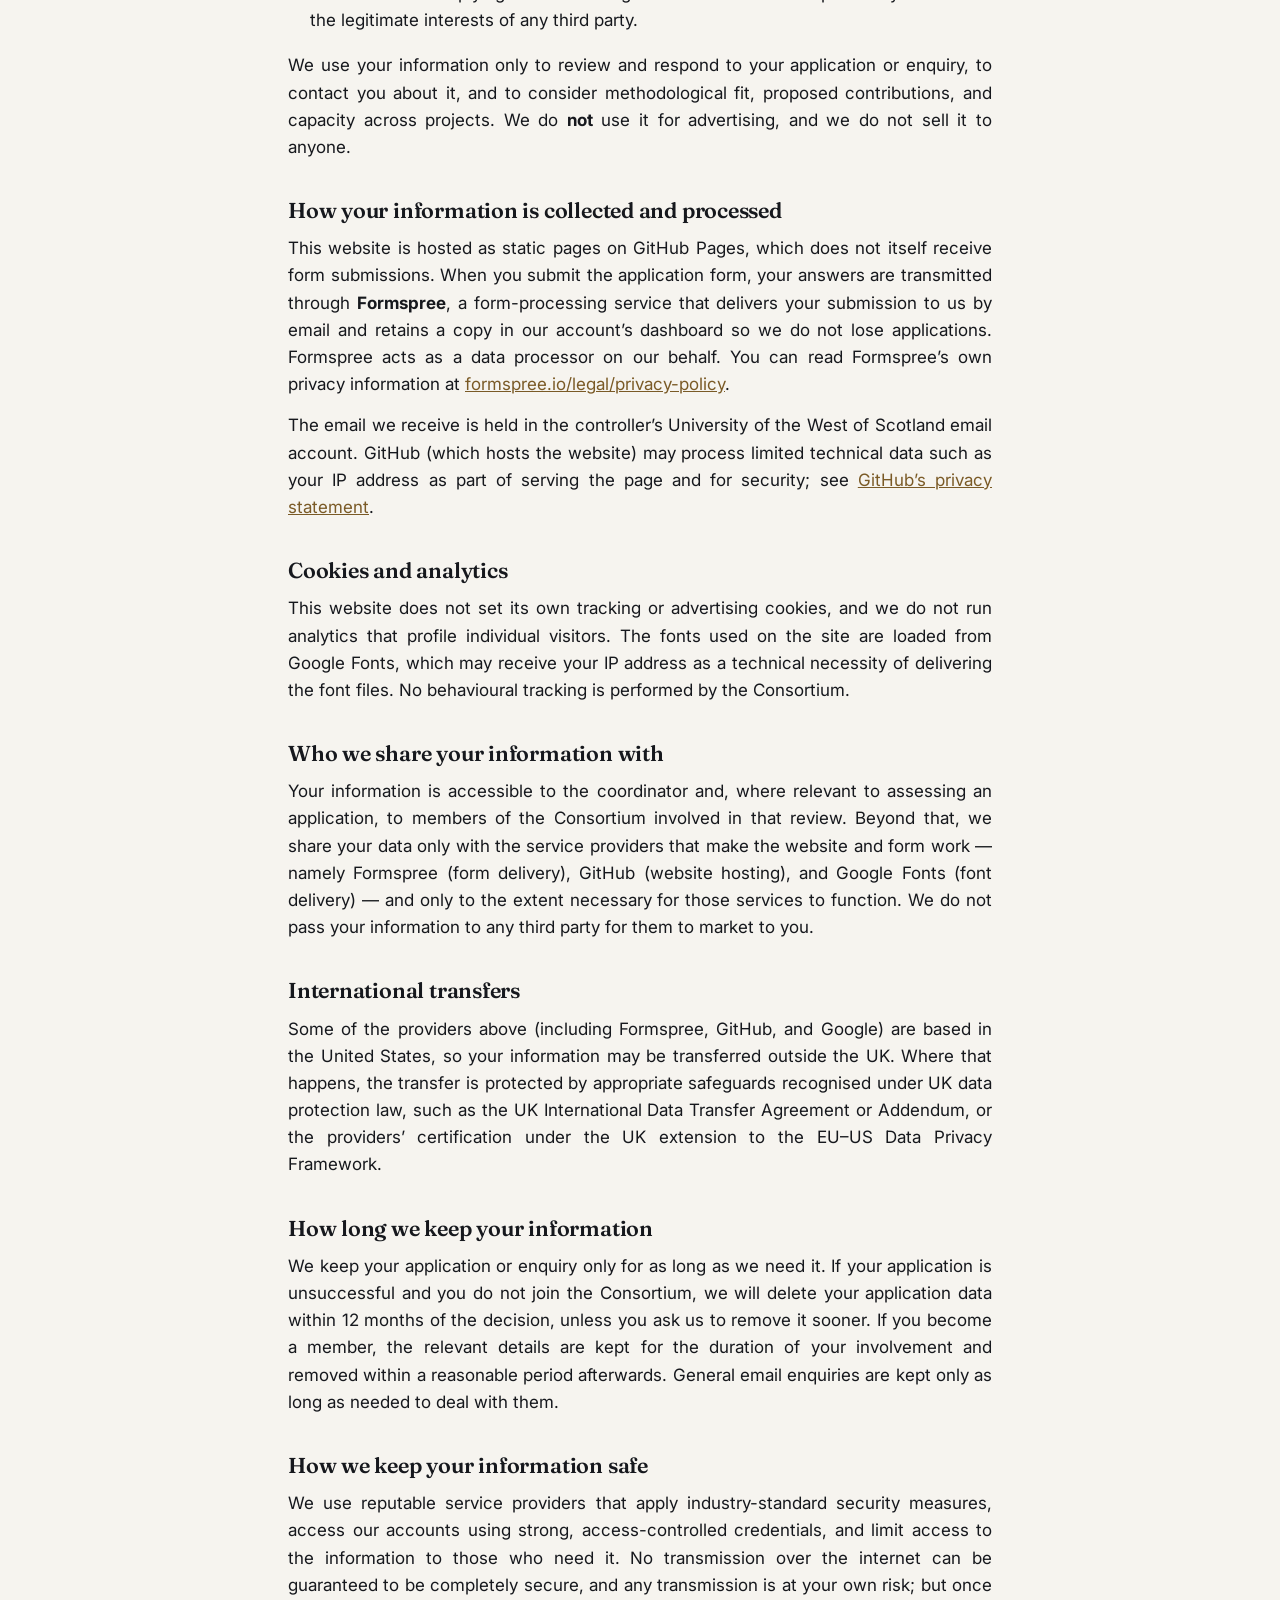
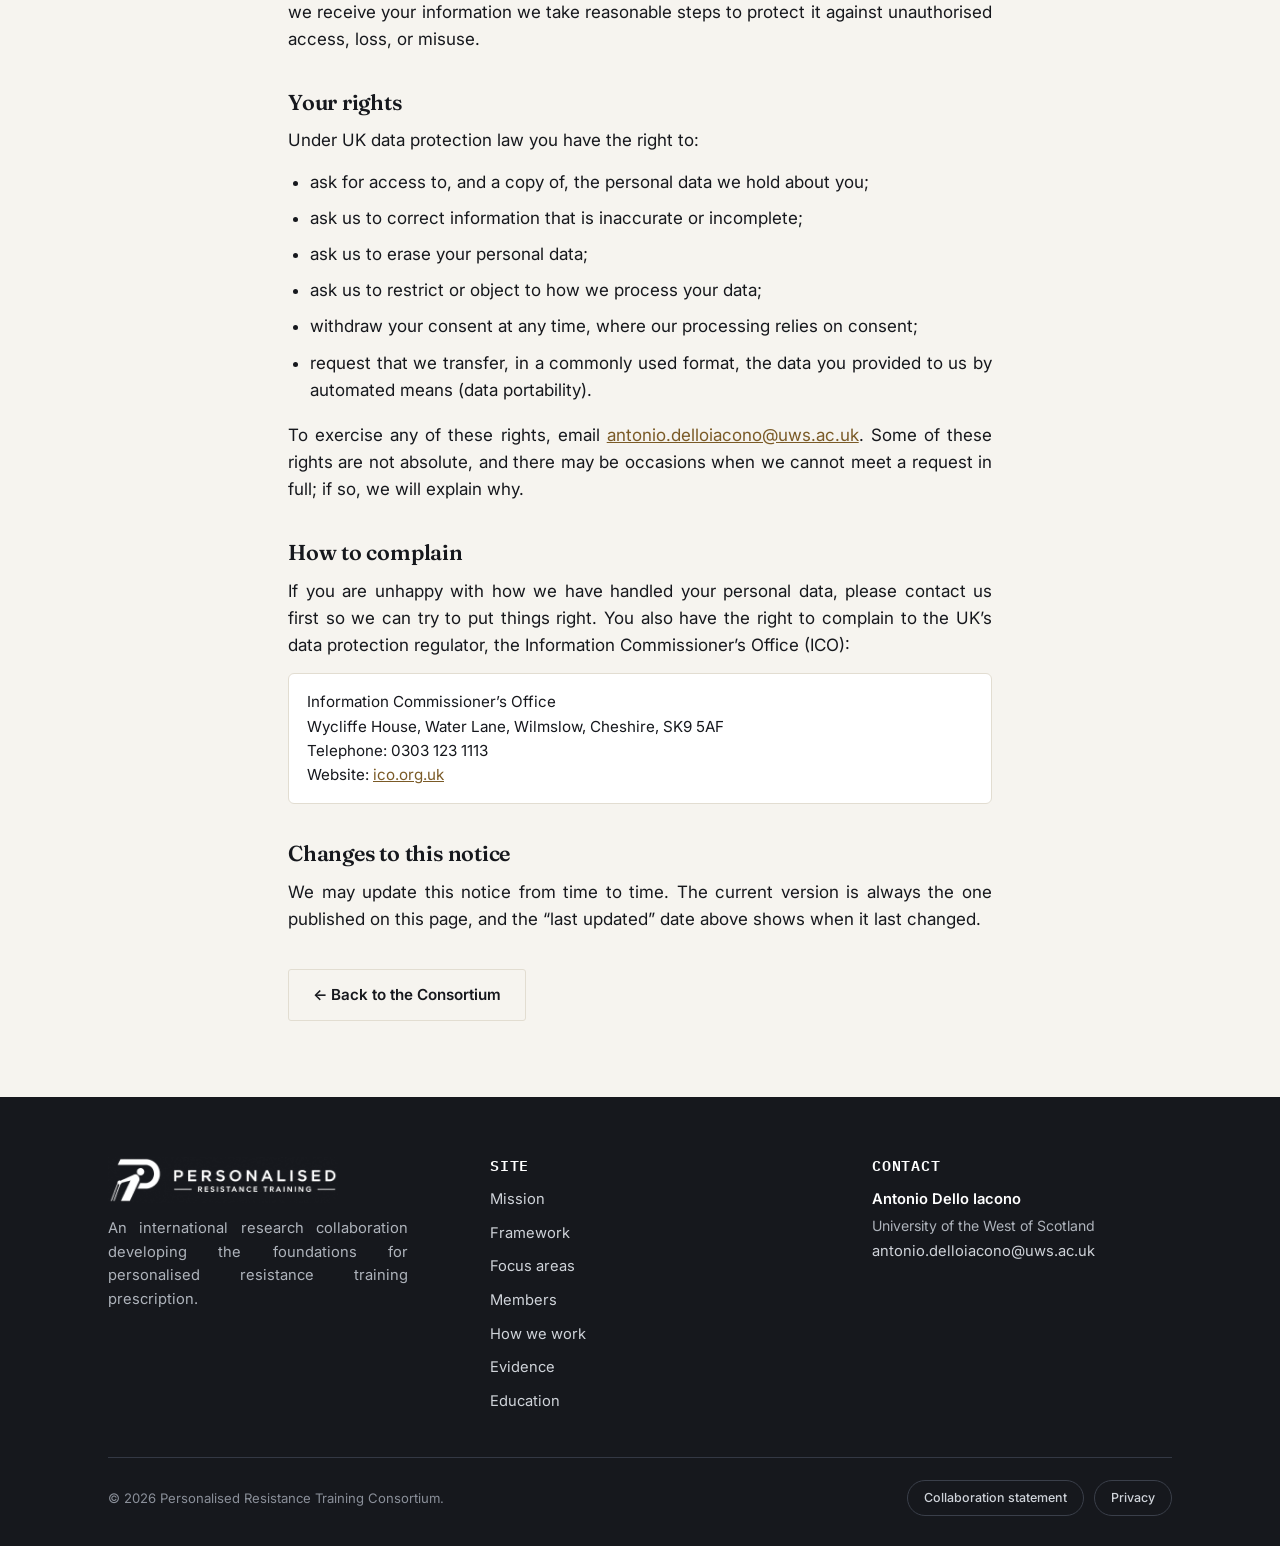
<file: privacy.html>
<!DOCTYPE html>
<html lang="en">
<head>
<meta charset="UTF-8">
<meta name="viewport" content="width=device-width, initial-scale=1">
<title>Privacy — Personalised Resistance Training Consortium</title>
<meta name="description" content="Privacy information for the Personalised Resistance Training Consortium website.">
<meta name="robots" content="noindex">

<link rel="canonical" href="https://www.prtconsortium.org/privacy.html">

<link rel="icon" type="image/png" href="images/favicon-32.png">
<link rel="apple-touch-icon" href="images/favicon-512.png">

<link rel="preconnect" href="https://fonts.googleapis.com">
<link rel="preconnect" href="https://fonts.gstatic.com" crossorigin>
<link href="https://fonts.googleapis.com/css2?family=Fraunces:opsz,wght@9..144,500;9..144,600;9..144,700&family=Inter:wght@400;500;600;700&family=IBM+Plex+Mono:wght@500&display=swap" rel="stylesheet">

<link rel="stylesheet" href="style.css">
</head>
<body>

<a class="skip-link" href="#main-content">Skip to main content</a>

<!-- =====================================================================
     HEADER
     This standalone page deliberately has no main navigation — it isn't
     part of the site's menu, only reachable via the "Privacy" link in the
     main site's footer. The logo links back to the homepage.
     ===================================================================== -->
<header class="site-header">
  <div class="wrap">
    <a class="brand" href="index.html">
      <img src="images/logo.png" alt="Personalised Resistance Training Consortium logo">
    </a>
  </div>
</header>

<main id="main-content">

  <!-- ===================================================================
       PRIVACY CONTENT
       EDIT: replace the placeholder paragraph below with your real privacy
       policy / data-handling notes. Add as many further paragraphs,
       headings (use <h2>, they'll pick up the site's styling automatically),
       or lists as you need — this page will grow to fit.
       =================================================================== -->
  <section>
    <div class="wrap legal-wrap">
      <p class="eyebrow">Legal</p>
      <h1 class="page-title">Privacy notice</h1>
      <p class="lede">
        This notice explains what personal information the Personalised Resistance
        Training Consortium collects through this website, why we collect it, how we
        look after it, and the rights you have over it. It is written to comply with
        the UK General Data Protection Regulation (UK&nbsp;GDPR) and the Data Protection
        Act&nbsp;2018.
      </p>

      <p class="privacy-meta">Last updated: 21 August 2026</p>

      <div class="legal-body">

        <h2>Who we are</h2>
        <p>
          The Personalised Resistance Training Consortium (&ldquo;the Consortium&rdquo;,
          &ldquo;we&rdquo;, &ldquo;our&rdquo; or &ldquo;us&rdquo;) is an international,
          project-led research collaboration. For the personal data collected through
          this website, the data controller is Dr Antonio Dello Iacono, University of the
          West of Scotland, who coordinates the Consortium.
        </p>
        <p>
          If you have any questions about this notice or about how your personal data is
          handled, you can contact us at
          <a href="mailto:antonio.delloiacono@uws.ac.uk">antonio.delloiacono@uws.ac.uk</a>.
        </p>
        <p class="privacy-callout">
          This is an independent Consortium website. It is not a University of the West of
          Scotland website, and this notice is separate from the University&rsquo;s own
          privacy notice. Any personal data you provide here is processed for the
          Consortium&rsquo;s purposes as described below, not for University administration.
        </p>

        <h2>What information we collect</h2>
        <p>We collect personal information about you in the following ways:</p>
        <ul>
          <li>
            <strong>When you submit the application form.</strong> This includes the
            details you enter &mdash; your name, email address, and (where you choose to
            provide them) your institution or organisation, country or region, career
            stage, a link to your professional or ORCID profile, your chosen application
            pathway, any proposal abstract, your answers to the application questions,
            and your indication of how much time you can commit.
          </li>
          <li>
            <strong>When you contact us by email.</strong> If you email us directly, we
            receive your email address and whatever information you choose to include in
            your message.
          </li>
        </ul>
        <p>
          We ask you <strong>not</strong> to submit confidential participant data,
          unpublished datasets, special-category (sensitive) personal data, or any
          material you are not authorised to share. Please only provide the information
          the form asks for.
        </p>

        <h2>How we use your information, and our lawful basis</h2>
        <p>
          Under the UK&nbsp;GDPR we must have a lawful basis for processing your personal
          data. We rely on the following:
        </p>
        <ul>
          <li>
            <strong>Consent.</strong> When you submit the application form, you tick a box
            confirming you consent to the information being used to consider your
            application and to contact you about it. You can withdraw this consent at any
            time (see &ldquo;Your rights&rdquo; below). Withdrawing consent does not affect
            the lawfulness of processing carried out before you withdrew it.
          </li>
          <li>
            <strong>Legitimate interests.</strong> Where you contact us with a general
            enquiry, we process your information to respond to you, which is in our
            legitimate interest in running the Consortium and replying to those who
            get in touch. We will not process your data for the legitimate interests of
            any third party.
          </li>
        </ul>
        <p>
          We use your information only to review and respond to your application or
          enquiry, to contact you about it, and to consider methodological fit,
          proposed contributions, and capacity across projects. We do
          <strong>not</strong> use it for advertising, and we do not sell it to anyone.
        </p>

        <h2>How your information is collected and processed</h2>
        <p>
          This website is hosted as static pages on GitHub Pages, which does not itself
          receive form submissions. When you submit the application form, your answers
          are transmitted through <strong>Formspree</strong>, a form-processing service
          that delivers your submission to us by email and retains a copy in our
          account&rsquo;s dashboard so we do not lose applications. Formspree acts as a
          data processor on our behalf. You can read Formspree&rsquo;s own privacy
          information at
          <a href="https://formspree.io/legal/privacy-policy/" target="_blank" rel="noopener">formspree.io/legal/privacy-policy</a>.
        </p>
        <p>
          The email we receive is held in the controller&rsquo;s University of the West of
          Scotland email account. GitHub (which hosts the website) may process limited
          technical data such as your IP address as part of serving the page and for
          security; see
          <a href="https://docs.github.com/en/site-policy/privacy-policies/github-general-privacy-statement" target="_blank" rel="noopener">GitHub&rsquo;s privacy statement</a>.
        </p>

        <h2>Cookies and analytics</h2>
        <p>
          This website does not set its own tracking or advertising cookies, and we do
          not run analytics that profile individual visitors. The fonts used on the site
          are loaded from Google Fonts, which may receive your IP address as a technical
          necessity of delivering the font files. No behavioural tracking is performed by
          the Consortium.
        </p>

        <h2>Who we share your information with</h2>
        <p>
          Your information is accessible to the coordinator and, where relevant to
          assessing an application, to members of the Consortium involved in that review.
          Beyond that, we share your data only with the service providers that make the
          website and form work &mdash; namely Formspree (form delivery), GitHub (website
          hosting), and Google Fonts (font delivery) &mdash; and only to the extent
          necessary for those services to function. We do not pass your information to any
          third party for them to market to you.
        </p>

        <h2>International transfers</h2>
        <p>
          Some of the providers above (including Formspree, GitHub, and Google) are based
          in the United States, so your information may be transferred outside the UK.
          Where that happens, the transfer is protected by appropriate safeguards
          recognised under UK data protection law, such as the UK International Data
          Transfer Agreement or Addendum, or the providers&rsquo; certification under the
          UK extension to the EU&ndash;US Data Privacy Framework.
        </p>

        <h2>How long we keep your information</h2>
        <p>
          We keep your application or enquiry only for as long as we need it. If your
          application is unsuccessful and you do not join the Consortium, we will delete
          your application data within 12 months of the
          decision, unless you ask us to remove it sooner. If you become a member, the
          relevant details are kept for the duration of your involvement and removed
          within a reasonable period afterwards. General email enquiries are kept only as
          long as needed to deal with them.
        </p>

        <h2>How we keep your information safe</h2>
        <p>
          We use reputable service providers that apply industry-standard security
          measures, access our accounts using strong, access-controlled credentials, and
          limit access to the information to those who need it. No transmission over the
          internet can be guaranteed to be completely secure, and any transmission is at
          your own risk; but once we receive your information we take reasonable steps to
          protect it against unauthorised access, loss, or misuse.
        </p>

        <h2>Your rights</h2>
        <p>Under UK data protection law you have the right to:</p>
        <ul>
          <li>ask for access to, and a copy of, the personal data we hold about you;</li>
          <li>ask us to correct information that is inaccurate or incomplete;</li>
          <li>ask us to erase your personal data;</li>
          <li>ask us to restrict or object to how we process your data;</li>
          <li>withdraw your consent at any time, where our processing relies on consent;</li>
          <li>
            request that we transfer, in a commonly used format, the data you provided to
            us by automated means (data portability).
          </li>
        </ul>
        <p>
          To exercise any of these rights, email
          <a href="mailto:antonio.delloiacono@uws.ac.uk">antonio.delloiacono@uws.ac.uk</a>.
          Some of these rights are not absolute, and there may be occasions when we cannot
          meet a request in full; if so, we will explain why.
        </p>

        <h2>How to complain</h2>
        <p>
          If you are unhappy with how we have handled your personal data, please contact
          us first so we can try to put things right. You also have the right to complain
          to the UK&rsquo;s data protection regulator, the Information Commissioner&rsquo;s
          Office (ICO):
        </p>
        <p class="privacy-address">
          Information Commissioner&rsquo;s Office<br>
          Wycliffe House, Water Lane, Wilmslow, Cheshire, SK9&nbsp;5AF<br>
          Telephone: 0303&nbsp;123&nbsp;1113<br>
          Website: <a href="https://ico.org.uk" target="_blank" rel="noopener">ico.org.uk</a>
        </p>

        <h2>Changes to this notice</h2>
        <p>
          We may update this notice from time to time. The current version is always the
          one published on this page, and the &ldquo;last updated&rdquo; date above shows
          when it last changed.
        </p>

      </div>

      <div class="cta-row" style="margin-top:36px;">
        <a class="btn btn-ghost" href="index.html">&larr; Back to the Consortium</a>
      </div>
    </div>
  </section>

</main>

<!-- =====================================================================
     FOOTER
     Kept consistent with the main site. Links point back to sections on
     the homepage (index.html#...) since this is a separate page.
     ===================================================================== -->
<footer class="site-footer">
  <div class="wrap">
    <div class="foot-top">
      <div class="foot-col">
        <img src="images/logo-white.png" alt="Personalised Resistance Training Consortium">
        <p>An international research collaboration developing the foundations for
        personalised resistance training prescription.</p>
      </div>
      <div class="foot-col">
        <h3>Site</h3>
        <ul>
          <li><a href="index.html#top">Mission</a></li>
          <li><a href="index.html#problem">Framework</a></li>
          <li><a href="index.html#framework">Focus areas</a></li>
          <li><a href="index.html#members">Members</a></li>
          <li><a href="index.html#how-we-work">How we work</a></li>
          <li><a href="index.html#resources">Evidence</a></li>
          <li><a href="index.html#education">Education</a></li>
        </ul>
      </div>
      <div class="foot-col">
        <h3>Contact</h3>
        <ul>
          <li class="contact-person">
            <span class="name">Antonio Dello Iacono</span>
            <span class="affil">University of the West of Scotland</span>
            <a href="mailto:antonio.delloiacono@uws.ac.uk">antonio.delloiacono@uws.ac.uk</a>
          </li>
        </ul>
      </div>
    </div>
    <div class="foot-bottom">
      <span>&copy; 2026 Personalised Resistance Training Consortium.</span>
      <span class="foot-legal-links">
        <a class="privacy-link" href="downloads/Statement-of-Collaboration.pdf" target="_blank" rel="noopener">Collaboration statement</a>
        <a class="privacy-link" href="privacy.html">Privacy</a>
      </span>
    </div>
  </div>
</footer>

</body>
</html>
</file>
<file: style.css>
/* =====================================================================
   PERSONALISED RESISTANCE TRAINING CONSORTIUM — STYLESHEET
   You should not normally need to edit this file. All everyday text
   edits happen in index.html. See HOW-TO-UPDATE.md for guidance.
   ===================================================================== */

:root{
  /* ---- colour tokens ---- */
  --ink:        #16181d;   /* near-black, primary text, matches logo mark */
  --navy:       #24384c;   /* deep slate blue, matches logo figure */
  --navy-2:     #2f4c66;   /* lighter slate blue, secondary accents */
  --paper:      #f6f4ef;   /* warm off-white page background */
  --paper-2:    #ffffff;   /* card background */
  --line:       #e2ddd1;   /* hairline borders */
  --muted:      #5b6470;   /* secondary text */
  --gold:       #b98a3e;   /* signal accent — "the dose amid the noise" */
  --gold-ink:   #7a5a26;   /* accent text on light background */

  /* ---- type ---- */
  --font-display: "Fraunces", "Iowan Old Style", Georgia, serif;
  --font-body: "Inter", -apple-system, BlinkMacSystemFont, "Segoe UI", sans-serif;
  --font-mono: "IBM Plex Mono", ui-monospace, SFMono-Regular, Menlo, monospace;

  --container: 1120px;
}

*, *::before, *::after{ box-sizing: border-box; }
html{ scroll-behavior: smooth; }

@media (prefers-reduced-motion: reduce){
  html{ scroll-behavior: auto; }
  *, *::before, *::after{ animation-duration: 0.01ms !important; animation-iteration-count: 1 !important; transition-duration: 0.01ms !important; scroll-behavior: auto !important; }
}

body{
  margin: 0;
  background: var(--paper);
  color: var(--ink);
  font-family: var(--font-body);
  font-size: 17px;
  line-height: 1.6;
  -webkit-font-smoothing: antialiased;
  text-align: justify;
  text-align-last: left;
}

img{ max-width: 100%; display: block; }
a{ color: inherit; }

.wrap{
  max-width: var(--container);
  margin: 0 auto;
  padding: 0 28px;
}

h1, h2, h3{
  font-family: var(--font-display);
  font-weight: 600;
  line-height: 1.12;
  margin: 0 0 0.5em 0;
  color: var(--ink);
  letter-spacing: -0.01em;
  text-align: left;
}

h2{ font-size: clamp(1.7rem, 3.2vw, 2.5rem); }
h3{ font-size: 1.15rem; }

p{ margin: 0 0 1em 0; }

.eyebrow{
  display: flex;
  align-items: center;
  justify-content: flex-start;
  gap: 10px;
  font-family: var(--font-mono);
  font-size: 0.78rem;
  letter-spacing: 0.08em;
  text-transform: uppercase;
  color: var(--gold-ink);
  margin-bottom: 14px;
}
.eyebrow::before{
  content: "";
  width: 22px;
  height: 1px;
  background: var(--gold);
  display: inline-block;
}

.lede{
  font-size: 1.15rem;
  color: var(--muted);
  max-width: 62ch;
}

/* ---- skip link ---- */
.skip-link{
  position: absolute;
  left: -999px;
  top: auto;
  background: var(--ink);
  color: #fff;
  padding: 10px 16px;
  z-index: 100;
}
.skip-link:focus{
  left: 16px;
  top: 16px;
}

/* ---- buttons ---- */
.btn{
  display: inline-flex;
  align-items: center;
  gap: 8px;
  padding: 13px 24px;
  border-radius: 3px;
  font-family: var(--font-body);
  font-weight: 600;
  font-size: 0.95rem;
  text-decoration: none;
  border: 1px solid transparent;
  cursor: pointer;
  transition: transform 0.15s ease, background 0.15s ease, color 0.15s ease, border-color .15s ease;
}
.btn:hover{ transform: translateY(-1px); }
/* Keyboard focus ring — shown only for keyboard/assistive-tech navigation
   (not mouse clicks), applied consistently to every interactive element:
   links, buttons, and the member accordion rows below. */
a:focus-visible,
button:focus-visible{
  outline: 2px solid var(--gold);
  outline-offset: 3px;
  border-radius: 2px;
}

.btn-primary{ background: var(--ink); color: #fff; }
.btn-primary:hover{ background: var(--navy); }

.btn-ghost{ background: transparent; color: var(--ink); border-color: var(--line); }
.btn-ghost:hover{ border-color: var(--ink); }

.btn-gold{ background: var(--gold); color: #fff; }
.btn-gold:hover{ background: var(--gold-ink); }

.cta-row{ display: flex; gap: 14px; flex-wrap: wrap; margin-top: 30px; justify-content: flex-start; }

/* =====================================================================
   HEADER
   ===================================================================== */
.site-header{
  position: sticky;
  top: 0;
  z-index: 50;
  background: rgba(246,244,239,0.92);
  backdrop-filter: saturate(140%) blur(6px);
  border-bottom: 1px solid var(--line);
}
.site-header .wrap{
  display: flex;
  align-items: center;
  justify-content: space-between;
  padding-top: 22px;
  padding-bottom: 22px;
}
.brand{
  display: flex;
  align-items: center;
  gap: 10px;
  text-decoration: none;
  color: var(--ink);
  flex-shrink: 0;
}
.brand img{ height: 46px; width: auto; }
.brand-name{
  font-family: var(--font-mono);
  font-size: 0.78rem;
  letter-spacing: 0.03em;
  line-height: 1.25;
  max-width: 190px;
}

nav.primary-nav ul{
  list-style: none;
  display: flex;
  gap: 17px;
  margin: 0;
  padding: 0;
}
nav.primary-nav a{
  display: inline-block;
  text-decoration: none;
  font-size: 0.85rem;
  font-weight: 500;
  color: var(--ink);
  padding: 6px 2px;
  border-bottom: 2px solid transparent;
  white-space: nowrap;
}
nav.primary-nav a:hover{ border-bottom-color: var(--gold); }

.nav-toggle{
  display: none;
  background: none;
  border: 1px solid var(--line);
  border-radius: 3px;
  padding: 8px 10px;
  font-size: 1rem;
  cursor: pointer;
  flex-shrink: 0;
}

@media (max-width: 1040px){
  .nav-toggle{ display: inline-flex; }
  nav.primary-nav{
    position: absolute;
    left: 0; right: 0; top: 100%;
    background: var(--paper);
    border-bottom: 1px solid var(--line);
    display: none;
  }
  nav.primary-nav.open{ display: block; }
  nav.primary-nav ul{
    flex-direction: column;
    gap: 0;
    padding: 6px 28px 18px;
  }
  nav.primary-nav a{
    display: block;
    padding: 12px 0;
    border-bottom: 1px solid var(--line);
    white-space: normal;
  }
}

/* =====================================================================
   HERO
   ===================================================================== */
.hero{
  padding: 84px 0 40px;
  position: relative;
  overflow: hidden;
}
.hero .wrap{
  display: grid;
  grid-template-columns: 1.1fr 0.9fr;
  gap: 48px;
  align-items: center;
}
.hero h1{
  font-size: clamp(2.8rem, 6.4vw, 4.4rem);
  max-width: 14ch;
}
.hero .lede{ margin-top: 18px; }

.hero-visual{ width: 100%; max-width: 520px; }
.hero-visual svg{ width: 100%; height: auto; }

@media (max-width: 900px){
  .hero .wrap{ grid-template-columns: 1fr; }
  .hero{ padding-top: 56px; }
  .hero-visual{ margin-top: 24px; }
}

/* =====================================================================
   SECTION SCAFFOLDING
   ===================================================================== */
section{ padding: 76px 0; background: var(--paper); }
section + section{ border-top: 1px solid var(--line); }

.section-head{
  max-width: 62ch;
  margin: 0 0 44px;
}

.tag-dark{ background: var(--ink); }
.tag-dark .eyebrow{ color: #d8b877; }
.tag-dark .eyebrow::before{ background: var(--gold); }
/* Bare text sitting directly on the dark background */
.tag-dark .section-head h2{ color: #fff; }
.tag-dark .section-head .lede{ color: #c6cbd2; }
.tag-dark.hero h1{ color: #fff; }
.tag-dark.hero .lede{ color: #c6cbd2; }
.tag-dark .step .num{ color: #d8b877; }
.tag-dark .step h3{ color: #fff; }
.tag-dark .step p{ color: #fff; }
.tag-dark .step{ border-top-color: var(--gold); }
/* Plain body text and links placed directly in a dark section (e.g. the
   "What happens next" note on apply.html) must stay legible on dark. */
.tag-dark > .wrap > p,
.tag-dark .legal-wrap > p{ color: #e7e4dd; }
.tag-dark .legal-wrap > p strong{ color: #fff; }
.tag-dark .legal-wrap > p a{ color: #d8b877; }
/* Cards, the paper-card, member items, and the pathway box keep their own
   white background wherever they appear, so their text intentionally
   stays dark and is NOT overridden here — it's already correctly
   contrasted against their own white surface regardless of section colour. */

/* =====================================================================
   PATHWAY DIAGRAM (Treatment -> Exposure -> Dose -> Response)
   ===================================================================== */
.pathway{
  display: grid;
  grid-template-columns: repeat(4, 1fr);
  gap: 0;
  margin-top: 8px;
  border: 1px solid var(--line);
  border-radius: 6px;
  overflow: hidden;
  background: var(--paper-2);
}
.pathway-step{
  padding: 26px 22px;
  position: relative;
  border-right: 1px solid var(--line);
}
.pathway-step:last-child{ border-right: none; }
.pathway-step .step-label{
  font-family: var(--font-mono);
  font-size: 0.72rem;
  letter-spacing: 0.06em;
  text-transform: uppercase;
  color: var(--gold-ink);
  display: block;
  margin-bottom: 8px;
}
.pathway-step h3{ margin-bottom: 8px; font-size: 1.05rem; }
.pathway-step p{ font-size: 0.92rem; color: var(--muted); margin: 0; }

@media (max-width: 820px){
  .pathway{ grid-template-columns: 1fr; }
  .pathway-step{ border-right: none; border-bottom: 1px solid var(--line); }
  .pathway-step:last-child{ border-bottom: none; }
}

/* =====================================================================
   FRAMEWORK FIGURE (reproduced from the pre-print)
   ===================================================================== */
.framework-figure{
  margin: 40px 0 0;
  padding: 28px;
  background: var(--paper-2);
  border: 1px solid var(--line);
  border-radius: 6px;
}
.framework-figure img{
  width: 100%;
  height: auto;
  margin: 0 auto;
}
.framework-figure figcaption{
  margin-top: 16px;
  font-size: 0.86rem;
  color: var(--muted);
  font-family: var(--font-mono);
}

/* =====================================================================
   FOCUS AREA CARDS
   ===================================================================== */
.card-grid{
  display: grid;
  grid-template-columns: repeat(2, 1fr);
  gap: 1px;
  background: var(--line);
  border: 1px solid var(--line);
  border-radius: 6px;
  overflow: hidden;
}
.card{
  background: var(--paper-2);
  padding: 32px;
}
.card .letter{
  font-family: var(--font-display);
  font-size: 1.6rem;
  color: var(--gold);
  display: block;
  margin-bottom: 10px;
}
.card h3{ margin-bottom: 10px; }
.card p{ color: var(--muted); font-size: 0.96rem; margin: 0; }

@media (max-width: 700px){
  .card-grid{ grid-template-columns: 1fr; }
}

/* =====================================================================
   PROCESS STEPS (how we work)
   ===================================================================== */
.steps{
  display: grid;
  grid-template-columns: repeat(3, 1fr);
  gap: 28px;
  margin-top: 8px;
}
.step{
  border-top: 2px solid var(--gold);
  padding-top: 18px;
}
.step .num{
  font-family: var(--font-mono);
  font-size: 0.85rem;
  color: var(--gold-ink);
  display: block;
  margin-bottom: 10px;
}
.step h3{ margin-bottom: 8px; }
.step p{ color: var(--muted); font-size: 0.96rem; margin: 0; }

@media (max-width: 780px){
  .steps{ grid-template-columns: 1fr; }
}

/* =====================================================================
   RESOURCE / FOUNDING PAPER CARD
   ===================================================================== */
.paper-card{
  border: 1px solid var(--line);
  border-radius: 6px;
  background: var(--paper-2);
  padding: 40px;
  display: grid;
  grid-template-columns: auto 1fr;
  gap: 26px;
  align-items: start;
}
.paper-card .mark{
  width: 46px;
  height: 46px;
  border-radius: 50%;
  background: var(--ink);
  color: #fff;
  display: flex;
  align-items: center;
  justify-content: center;
  font-family: var(--font-display);
  font-size: 1.3rem;
}
.paper-card h3{ font-size: 1.25rem; margin-bottom: 10px; }
.paper-card .authors{ color: var(--muted); font-size: 0.95rem; margin-bottom: 4px; }
.paper-card .meta{
  font-family: var(--font-mono);
  font-size: 0.78rem;
  color: var(--muted);
  margin-bottom: 16px;
  text-transform: uppercase;
  letter-spacing: 0.04em;
}
.paper-links{ display: flex; gap: 22px; flex-wrap: wrap; margin-top: 10px; }
.paper-links a{
  font-size: 0.92rem;
  font-weight: 600;
  text-decoration: none;
  border-bottom: 1px solid var(--gold);
  padding-bottom: 2px;
}
.paper-links a:hover{ color: var(--gold-ink); }

@media (max-width: 600px){
  .paper-card{ grid-template-columns: 1fr; }
}

/* =====================================================================
   MEMBERS (accordion / "dropdown" list)
   ===================================================================== */
.member-list{
  display: flex;
  flex-direction: column;
  gap: 12px;
  margin-top: 8px;
  text-align: left;
}
.member-item{
  border: 1px solid var(--line);
  border-radius: 6px;
  background: var(--paper-2);
  overflow: hidden;
}
.member-item summary{
  display: flex;
  align-items: center;
  gap: 16px;
  padding: 16px 22px;
  cursor: pointer;
  list-style: none;
  outline: none; /* replaced by the explicit :focus-visible rule below,
                    so the ring looks the same across browsers */
}
.member-item summary::-webkit-details-marker{ display: none; }
.member-item summary::marker{ content: ""; }
.member-item summary:hover{ background: var(--paper); }
.member-item summary:focus-visible{
  outline: 2px solid var(--gold);
  outline-offset: -3px;
  border-radius: 4px;
}
.member-thumb{
  width: 46px;
  height: 46px;
  border-radius: 50%;
  object-fit: cover;
  flex-shrink: 0;
}
.member-heading{
  display: flex;
  flex-direction: column;
  gap: 2px;
  flex: 1;
}
.member-name{ font-weight: 700; font-size: 1.02rem; }
.member-role{ font-size: 0.84rem; color: var(--muted); font-family: var(--font-mono); }
.chev{
  color: var(--gold-ink);
  font-size: 0.85rem;
  flex-shrink: 0;
  transition: transform 0.2s ease;
}
.member-item[open] .chev{ transform: rotate(180deg); }
.member-bio{
  display: flex;
  gap: 22px;
  align-items: flex-start;
  padding: 20px 22px 26px;
  border-top: 1px solid var(--line);
}
.member-bio p{ margin: 0; color: var(--muted); text-align: justify; text-align-last: left; }
.member-photo{
  width: 88px;
  height: 88px;
  border-radius: 8px;
  object-fit: cover;
  flex-shrink: 0;
}
@media (max-width: 560px){
  .member-bio{ flex-direction: column; align-items: center; text-align: center; }
  .member-bio p{ text-align: center; text-align-last: center; }
}

/* =====================================================================
   EDUCATION
   ===================================================================== */
.placeholder-tag{
  display: inline-block;
  margin-top: 14px;
  padding: 4px 10px;
  font-family: var(--font-mono);
  font-size: 0.7rem;
  letter-spacing: 0.04em;
  text-transform: uppercase;
  color: var(--gold-ink);
  background: rgba(185,138,62,0.14);
  border-radius: 3px;
}

/* =====================================================================
   GET INVOLVED
   ===================================================================== */
.involved-grid{
  display: grid;
  grid-template-columns: 1fr 1fr;
  gap: 40px;
  align-items: start;
}
@media (max-width: 800px){
  .involved-grid{ grid-template-columns: 1fr; }
}
.involved-list{ list-style: none; margin: 0; padding: 0; }
.involved-list li{
  padding: 16px 0;
  border-top: 1px solid var(--line);
  font-size: 0.98rem;
  color: var(--muted);
}
.involved-list li:last-child{ border-bottom: 1px solid var(--line); }
.involved-list strong{ color: var(--ink); display:block; margin-bottom: 3px; }

/* =====================================================================
   FOOTER
   ===================================================================== */
footer.site-footer{
  background: var(--ink);
  color: #cfd3d9;
  padding: 60px 0 30px;
}
footer.site-footer .foot-top{
  display: flex;
  justify-content: space-between;
  gap: 40px;
  flex-wrap: wrap;
  padding-bottom: 34px;
  border-bottom: 1px solid #333844;
}
footer.site-footer .foot-col{ flex: 1 1 220px; max-width: 300px; }
footer.site-footer img{ height: 46px; margin: 0 0 14px; }
footer.site-footer h3{ color: #fff; font-size: 0.95rem; margin-bottom: 14px; font-family: var(--font-mono); text-transform: uppercase; letter-spacing: .05em; }
footer.site-footer a{ text-decoration: none; color: #cfd3d9; }
footer.site-footer a:hover{ color: #fff; }
footer.site-footer ul{ list-style: none; margin: 0; padding: 0; }
footer.site-footer li{ margin-bottom: 10px; font-size: 0.92rem; }
footer.site-footer li.contact-person{
  display: flex;
  flex-direction: column;
  gap: 3px;
}
footer.site-footer li.contact-person .name{ color: #fff; font-weight: 600; }
footer.site-footer li.contact-person .affil{ color: #aeb3bb; font-size: 0.88rem; }
footer.site-footer .foot-bottom{
  display: flex;
  justify-content: space-between;
  align-items: center;
  flex-wrap: wrap;
  gap: 14px;
  padding-top: 22px;
  font-size: 0.82rem;
  color: #8a8f99;
}
.foot-col p{ max-width: 34ch; font-size: 0.92rem; color: #aeb3bb; }

.privacy-link{
  display: inline-flex;
  align-items: center;
  padding: 7px 16px;
  border: 1px solid #3a3f4a;
  border-radius: 20px;
  font-size: 0.78rem;
  font-weight: 500;
  color: #cfd3d9;
  text-decoration: none;
  transition: border-color 0.15s ease, color 0.15s ease;
}
.privacy-link:hover{ border-color: var(--gold); color: #fff; }

/* =====================================================================
   STANDALONE CONTENT PAGES (e.g. privacy.html)
   ===================================================================== */
.legal-wrap{ max-width: 760px; }
.page-title{ font-size: clamp(2.2rem, 4.5vw, 3rem); }


/* =====================================================================
   APPLICATION FORM (apply.html)
   ===================================================================== */
.apply-form{ margin-top: 8px; }

.form-block{
  border: none;
  border-top: 1px solid var(--line);
  margin: 0 0 10px;
  padding: 28px 0 8px;
}
.form-block legend{
  font-family: var(--font-display);
  font-size: 1.25rem;
  font-weight: 600;
  color: var(--ink);
  padding: 0;
  margin-bottom: 6px;
}

.field-help{
  font-size: 0.9rem;
  color: var(--muted);
  margin: 4px 0 16px;
  max-width: 60ch;
}

.field{ margin: 0 0 18px; }
.field label{
  display: block;
  font-weight: 600;
  font-size: 0.95rem;
  margin-bottom: 7px;
  color: var(--ink);
}
.field-grid{
  display: grid;
  grid-template-columns: 1fr 1fr;
  gap: 4px 24px;
}
.field-grid .field{ margin-bottom: 16px; }
@media (max-width: 620px){
  .field-grid{ grid-template-columns: 1fr; }
}

/* Text inputs and textareas */
.apply-form input[type="text"],
.apply-form input[type="email"],
.apply-form input[type="url"],
.apply-form textarea{
  width: 100%;
  font-family: var(--font-body);
  font-size: 1rem;
  color: var(--ink);
  background: var(--paper-2);
  border: 1px solid var(--line);
  border-radius: 5px;
  padding: 11px 13px;
  transition: border-color 0.15s ease, box-shadow 0.15s ease;
}
.apply-form input::placeholder,
.apply-form textarea::placeholder{ color: #9aa0aa; }
.apply-form input:focus,
.apply-form textarea:focus{
  outline: none;
  border-color: var(--gold);
  box-shadow: 0 0 0 3px rgba(185,138,62,0.18);
}
.apply-form textarea{ resize: vertical; min-height: 90px; }

/* Radio "cards" for the pathway choice */
.radio-card{
  display: flex;
  gap: 14px;
  align-items: flex-start;
  border: 1px solid var(--line);
  border-radius: 6px;
  background: var(--paper-2);
  padding: 16px 18px;
  margin-bottom: 12px;
  cursor: pointer;
  transition: border-color 0.15s ease, box-shadow 0.15s ease;
}
.radio-card:hover{ border-color: var(--gold); }
.radio-card input[type="radio"]{
  margin-top: 3px;
  width: 18px;
  height: 18px;
  accent-color: var(--gold);
  flex-shrink: 0;
}
.radio-card:has(input:checked){
  border-color: var(--gold);
  box-shadow: 0 0 0 2px rgba(185,138,62,0.2);
}
.radio-body{ display: flex; flex-direction: column; gap: 3px; }
.radio-title{ font-weight: 600; color: var(--ink); }
.radio-note{ font-size: 0.9rem; color: var(--muted); }

/* Consent checkbox row */
.consent-row{
  display: flex;
  gap: 12px;
  align-items: flex-start;
  font-size: 0.95rem;
  color: var(--ink);
  line-height: 1.5;
}
.consent-row input[type="checkbox"]{
  margin-top: 3px;
  width: 18px;
  height: 18px;
  accent-color: var(--gold);
  flex-shrink: 0;
}
.consent-row a{ color: var(--gold-ink); text-decoration: underline; }

/* Honeypot spam trap — hidden from real users */
.hp-field{
  position: absolute;
  left: -9999px;
  width: 1px;
  height: 1px;
  overflow: hidden;
}

.form-actions{
  display: flex;
  gap: 14px;
  flex-wrap: wrap;
  align-items: center;
  margin-top: 26px;
  padding-top: 26px;
  border-top: 1px solid var(--line);
}

/* =====================================================================
   PRIVACY / LEGAL BODY TEXT (privacy.html)
   ===================================================================== */
.privacy-meta{
  font-family: var(--font-mono);
  font-size: 0.8rem;
  color: var(--muted);
  margin: -6px 0 30px;
}
.legal-body{ max-width: 68ch; }
.legal-body h2{
  font-size: 1.35rem;
  margin: 38px 0 12px;
  text-align: left;
}
.legal-body p{ margin: 0 0 14px; color: var(--ink); }
.legal-body ul{
  margin: 0 0 18px;
  padding-left: 22px;
  color: var(--ink);
}
.legal-body li{ margin-bottom: 9px; }
.legal-body a{ color: var(--gold-ink); text-decoration: underline; }
.privacy-callout{
  background: var(--paper-2);
  border-left: 3px solid var(--gold);
  border-radius: 4px;
  padding: 16px 18px;
  font-size: 0.95rem;
  color: var(--muted) !important;
}
.privacy-address{
  background: var(--paper-2);
  border: 1px solid var(--line);
  border-radius: 6px;
  padding: 16px 18px;
  font-size: 0.95rem;
}

/* Footer legal links (Collaboration statement + Privacy) sit together */
.foot-legal-links{
  display: inline-flex;
  gap: 10px;
  flex-wrap: wrap;
  align-items: center;
}
</file>
